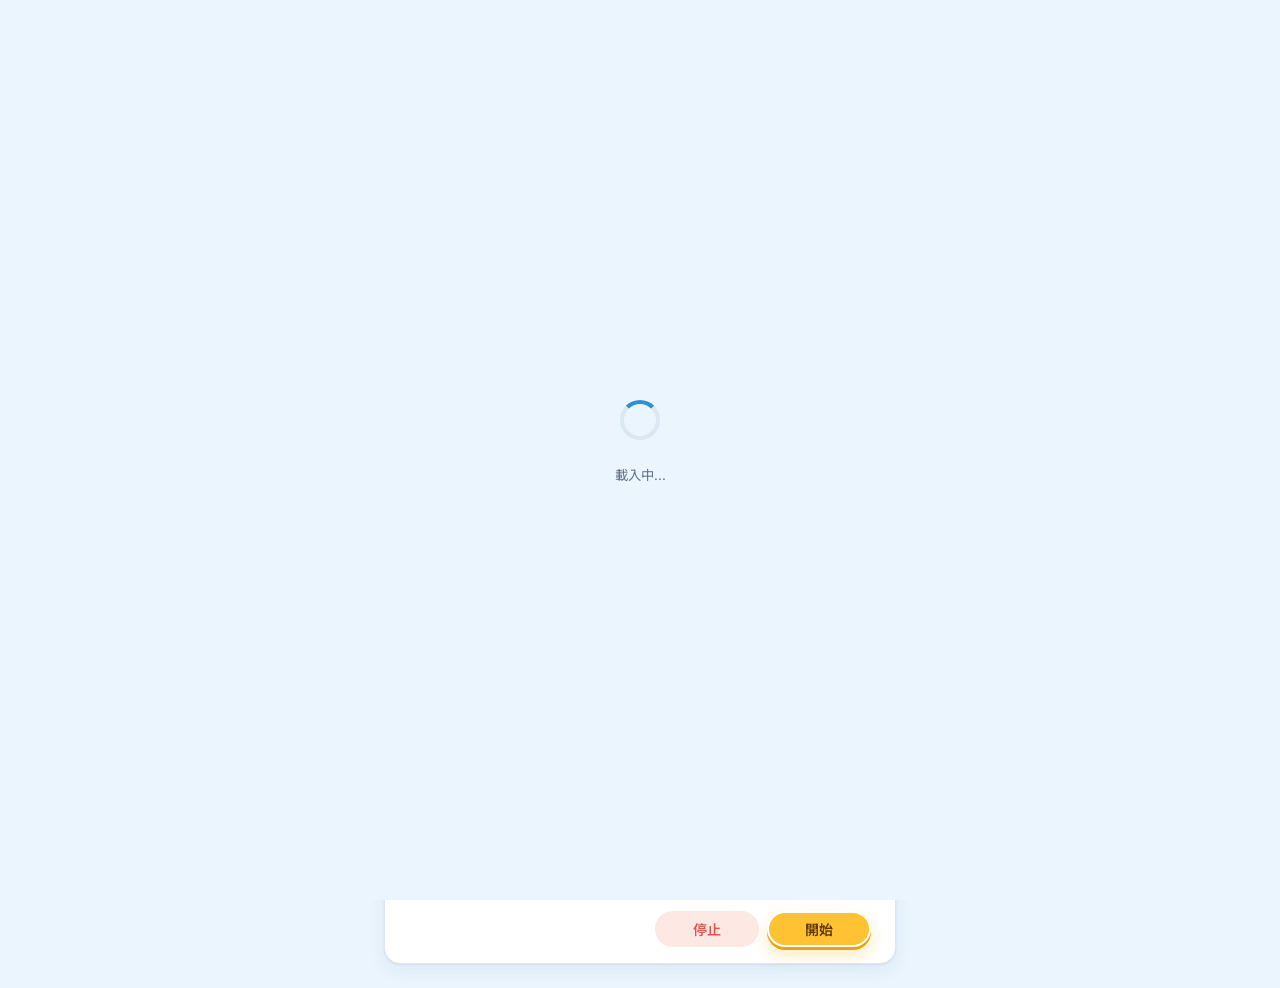
<file: ui/index.html>
<!doctype html>
<html lang="zh-TW">
  <head>
    <meta charset="UTF-8" />
    <title></title>
    <link rel="stylesheet" href="style.css" />
  </head>

  <body>
    <!-- Lucide icons (ISC License, https://lucide.dev) -->
    <svg width="0" height="0" style="position:absolute" aria-hidden="true"><symbol id="i-chevron-down" viewBox="0 0 24 24"><path d="m6 9 6 6 6-6" /></symbol><symbol id="i-rotate-ccw" viewBox="0 0 24 24"><path d="M3 12a9 9 0 1 0 9-9 9.75 9.75 0 0 0-6.74 2.74L3 8" /><path d="M3 3v5h5" /></symbol><symbol id="i-chef-hat" viewBox="0 0 24 24"><path d="M17 21a1 1 0 0 0 1-1v-5.35c0-.457.316-.844.727-1.041a4 4 0 0 0-2.134-7.589 5 5 0 0 0-9.186 0 4 4 0 0 0-2.134 7.588c.411.198.727.585.727 1.041V20a1 1 0 0 0 1 1Z" /><path d="M6 17h12" /></symbol><symbol id="i-puzzle" viewBox="0 0 24 24"><path d="M19.439 7.85c-.049.322.059.648.289.878l1.568 1.568c.47.47.706 1.087.706 1.704s-.235 1.233-.706 1.704l-1.611 1.611a.98.98 0 0 1-.837.276c-.47-.07-.802-.48-.968-.925a2.501 2.501 0 1 0-3.214 3.214c.446.166.855.497.925.968a.979.979 0 0 1-.276.837l-1.61 1.61a2.404 2.404 0 0 1-1.705.707 2.402 2.402 0 0 1-1.704-.706l-1.568-1.568a1.026 1.026 0 0 0-.877-.29c-.493.074-.84.504-1.02.968a2.5 2.5 0 1 1-3.237-3.237c.464-.18.894-.527.967-1.02a1.026 1.026 0 0 0-.289-.877l-1.568-1.568A2.402 2.402 0 0 1 1.998 12c0-.617.236-1.234.706-1.704L4.23 8.77c.24-.24.581-.353.917-.303.515.077.877.528 1.073 1.01a2.5 2.5 0 1 0 3.259-3.259c-.482-.196-.933-.558-1.01-1.073-.05-.336.062-.676.303-.917l1.525-1.525A2.402 2.402 0 0 1 12 1.998c.617 0 1.234.236 1.704.706l1.568 1.568c.23.23.556.338.877.29.493-.074.84-.504 1.02-.968a2.5 2.5 0 1 1 3.236 3.236c-.464.18-.894.527-.967 1.02Z" /></symbol><symbol id="i-snowflake" viewBox="0 0 24 24"><line x1="2" x2="22" y1="12" y2="12" /><line x1="12" x2="12" y1="2" y2="22" /><path d="m20 16-4-4 4-4" /><path d="m4 8 4 4-4 4" /><path d="m16 4-4 4-4-4" /><path d="m8 20 4-4 4 4" /></symbol><symbol id="i-fish" viewBox="0 0 24 24"><path d="M6.5 12c.94-3.46 4.94-6 8.5-6 3.56 0 6.06 2.54 7 6-.94 3.47-3.44 6-7 6s-7.56-2.53-8.5-6Z" /><path d="M18 12v.5" /><path d="M16 17.93a9.77 9.77 0 0 1 0-11.86" /><path d="M7 10.67C7 8 5.58 5.97 2.73 5.5c-1 1.5-1 5 .23 6.5-1.24 1.5-1.24 5-.23 6.5C5.58 18.03 7 16 7 13.33" /><path d="M10.46 7.26C10.2 5.88 9.17 4.24 8 3h5.8a2 2 0 0 1 1.98 1.67l.23 1.4" /><path d="m16.01 17.93-.23 1.4A2 2 0 0 1 13.8 21H9.5a5.96 5.96 0 0 0 1.49-3.98" /></symbol><symbol id="i-alarm-clock" viewBox="0 0 24 24"><circle cx="12" cy="13" r="8" /><path d="M12 9v4l2 2" /><path d="M5 3 2 6" /><path d="m22 6-3-3" /><path d="M6.38 18.7 4 21" /><path d="M17.64 18.67 20 21" /></symbol><symbol id="i-sprout" viewBox="0 0 24 24"><path d="M7 20h10" /><path d="M10 20c5.5-2.5.8-6.4 3-10" /><path d="M9.5 9.4c1.1.8 1.8 2.2 2.3 3.7-2 .4-3.5.4-4.8-.3-1.2-.6-2.3-1.9-3-4.2 2.8-.5 4.4 0 5.5.8z" /><path d="M14.1 6a7 7 0 0 0-1.1 4c1.9-.1 3.3-.6 4.3-1.4 1-1 1.6-2.3 1.7-4.6-2.7.1-4 1-4.9 2z" /></symbol><symbol id="i-circle-help" viewBox="0 0 24 24"><circle cx="12" cy="12" r="10" /><path d="M9.09 9a3 3 0 0 1 5.82 1c0 2-3 3-3 3" /><path d="M12 17h.01" /></symbol><symbol id="i-settings" viewBox="0 0 24 24"><path d="M12.22 2h-.44a2 2 0 0 0-2 2v.18a2 2 0 0 1-1 1.73l-.43.25a2 2 0 0 1-2 0l-.15-.08a2 2 0 0 0-2.73.73l-.22.38a2 2 0 0 0 .73 2.73l.15.1a2 2 0 0 1 1 1.72v.51a2 2 0 0 1-1 1.74l-.15.09a2 2 0 0 0-.73 2.73l.22.38a2 2 0 0 0 2.73.73l.15-.08a2 2 0 0 1 2 0l.43.25a2 2 0 0 1 1 1.73V20a2 2 0 0 0 2 2h.44a2 2 0 0 0 2-2v-.18a2 2 0 0 1 1-1.73l.43-.25a2 2 0 0 1 2 0l.15.08a2 2 0 0 0 2.73-.73l.22-.39a2 2 0 0 0-.73-2.73l-.15-.08a2 2 0 0 1-1-1.74v-.5a2 2 0 0 1 1-1.74l.15-.09a2 2 0 0 0 .73-2.73l-.22-.38a2 2 0 0 0-2.73-.73l-.15.08a2 2 0 0 1-2 0l-.43-.25a2 2 0 0 1-1-1.73V4a2 2 0 0 0-2-2z" /><circle cx="12" cy="12" r="3" /></symbol><symbol id="i-pumpkin" viewBox="0 0 24 24"><path d="M12 7c-1 0-1-3 1-4" /><path d="M12 7c-5 0-9 3-9 7s4 7 9 7 9-3 9-7-4-7-9-7z" /><path d="M12 7c-2 2-2 12 0 14" /></symbol><symbol id="i-mountain" viewBox="0 0 24 24"><path d="m8 3 4 8 5-5 5 15H2L8 3z" /></symbol><symbol id="i-triangle-alert"viewBox="0 0 24 24"><path d="m21.73 18-8-14a2 2 0 0 0-3.48 0l-8 14A2 2 0 0 0 4 21h16a2 2 0 0 0 1.73-3" /><path d="M12 9v4" /><path d="M12 17h.01" /></symbol><symbol id="i-paw-print" viewBox="0 0 24 24"><circle cx="11" cy="4" r="2" /><circle cx="18" cy="8" r="2" /><circle cx="20" cy="16" r="2" /><path d="M9 10a5 5 0 0 1 5 5v3.5a3.5 3.5 0 0 1-6.84 1.045Q6.52 17.48 4.46 16.84A3.5 3.5 0 0 1 5.5 10Z" /></symbol><symbol id="i-music" viewBox="0 0 24 24"><path d="M9 18V5l12-2v13" /><circle cx="6" cy="18" r="3" /><circle cx="18" cy="16" r="3" /></symbol></svg>
    <div id="loading" class="loading">
      <div class="spinner"></div>
      <p class="muted">載入中...</p>
    </div>

    <header class="hero">
      <i class="cloud a"></i>
      <i class="cloud b"></i>
      <div class="hero-inner">
        <div class="hero-top">
          <h1 class="hero-title">心動小鎮助手<small>HEARTOPIA HELPER</small></h1>
          <div class="hero-running" id="heroRunning"></div>
        </div>
        <button type="button" class="tab gear" data-target="#settings-tab-pane" aria-label="設定" title="設定"><svg class="icon" aria-hidden="true"><use href="#i-settings"/></svg></button>
          <ul class="tabs">
            <li>
              <button type="button" class="tab active" data-target="#cook-tab-pane">料理</button>
            </li>
            <li>
              <button type="button" class="tab" data-target="#fish-tab-pane">釣魚</button>
            </li>
            <li>
              <button type="button" class="tab" data-target="#gather-tab-pane">採集</button>
            </li>
            <li class="tool-wrap">
              <button type="button" class="tab" id="moreTab" data-menu="moreMenu" aria-haspopup="true" aria-expanded="false">更多 <svg class="icon chevron" aria-hidden="true"><use href="#i-chevron-down"/></svg></button>
              <ul class="tool-menu" id="moreMenu" role="menu">
                <li><button type="button" class="tool-item" role="menuitem" data-target="#puzzle-tab-pane">拼圖</button></li>
                <li><button type="button" class="tool-item" role="menuitem" data-target="#cat-tab-pane">逗貓</button></li>
                <li><button type="button" class="tool-item" role="menuitem" data-target="#snow-tab-pane">雪雕</button></li>
                <li><button type="button" class="tool-item" role="menuitem" data-target="#sand-tab-pane">沙雕</button></li>
                <li><button type="button" class="tool-item" role="menuitem" data-target="#pumpkin-tab-pane">南瓜雕刻</button></li>
                <li><button type="button" class="tool-item" role="menuitem" data-target="#instrument-tab-pane">彈奏</button></li>
              </ul>
            </li>
            <li class="tool-wrap">
              <button type="button" class="tab" id="toolsTab" data-menu="toolMenu" aria-haspopup="true" aria-expanded="false">小工具 <svg class="icon chevron" aria-hidden="true"><use href="#i-chevron-down"/></svg></button>
              <ul class="tool-menu" id="toolMenu" role="menu">
                <li><button type="button" class="tool-item" role="menuitem" data-target="#crop-tab-pane">拔草提醒</button></li>
              </ul>
            </li>
          </ul>
      </div>
    </header>

    <div class="container">

      <div class="cook tab-content">
        <div class="pane show active" id="cook-tab-pane">
          <h3 class="pane-heading">料理</h3>
          <h4 class="title">主要設定</h4>

          <div class="row">
            <div class="col">
              <label for="cookingControlMode" class="label">操作模式（料理、雪雕、採集共用該設定）</label>
              <select id="cookingControlMode" class="setting input" data-key="controlMode">
                <option value="screen">前景（遊戲須在最上層）</option>
                <option value="adb">背景（模擬器 ADB，可疊視窗）</option>
              </select>
              <span class="fs-12 text-warn adb-warn" data-mode-for="cookingControlMode" hidden>模擬器容易卡頓，導致操作失敗或不正確，請斟酌使用。</span>
            </div>
          </div>
          <div class="adb-details" data-adb-details="cooking" data-mode-for="cookingControlMode" hidden></div>


          <div class="row">
            <div class="col">
              <div class="region-box">
                <div class="region-info">
                  <b>泡泡區域範圍<button type="button" class="help-btn" data-help="bubble-example" aria-label="範例"><svg class="icon" aria-hidden="true"><use href="#i-circle-help"/></svg></button></b>
                  <span id="bubbleRegionCoord" class="coord fs-12 text-danger">尚未選取座標</span>
                </div>
                <button class="btn" id="bubbleRegionBtn">選取範圍</button>
              </div>
            </div>
          </div>

          <div class="row">
            <div class="col">
              <div class="region-box dish-box">
                <div class="region-info">
                  <b>目前菜品（選填）<button type="button" class="help-btn" data-help="dish-example" aria-label="範例"><svg class="icon" aria-hidden="true"><use href="#i-circle-help"/></svg></button></b>
                  <span id="dishStatus" class="coord fs-12 text-danger">尚未記錄</span>
                </div>
                <div class="dish-actions">
                  <button type="button" class="btn" id="dishClearBtn" hidden>清除</button>
                  <button class="btn" id="dishRecordBtn">記錄菜名</button>
                </div>
                <img id="dishImage" class="dish-image" alt="" hidden />
                <span id="dishAdbHint" class="fs-12 text-warn" hidden>使用模擬器時建議設定，避免卡頓造成煮錯菜。</span>
              </div>
            </div>
          </div>

          <div class="setting-line">
            <label for="expectedCookQty" class="label">料理數量</label>
            <div class="check">
              <input
                type="number"
                min="1"
                class="setting input qty"
                id="expectedCookQty"
                placeholder="1 以上"
                data-key="expectedCookQty"
              />
            </div>
          </div>

          <div class="setting-line">
            <div class="label">安全模式</div>
            <div class="check">
              <input type="checkbox" id="safeModeToggle" />
              <label for="safeModeToggle">啟用</label>
              <span class="muted fs-12">煮滿</span>
              <input type="number" min="1" class="setting input qty" id="safeModeQty" data-key="safeModeQty" />
              <span class="muted fs-12">份才收料理</span>
            </div>
          </div>

          <div class="setting-line">
            <div class="label">五星停止</div>
            <div class="check">
              <input type="checkbox" id="fiveStarToggle" />
              <label for="fiveStarToggle">啟用</label>
              <span class="muted fs-12">＊ 圖鑑第一次做到五星停止</span>
            </div>
          </div>

          <details class="group" id="cookAdvanced">
            <summary>不常用<span class="section-tag outline" id="wildcardTag" hidden>已打開萬能食材</span><span class="section-tag outline" id="seasoningTag" hidden>已打開神奇調料</span></summary>
            <div class="setting-line top">
              <div class="label">萬能食材</div>
              <div class="check">
                <input type="checkbox" id="wildcardToggle" />
                <label for="wildcardToggle">啟用</label>
                <span class="muted fs-12">＊ 建議只使用一個鍋子</span>
              </div>
            </div>
            <div class="setting-line top">
              <div class="label">神奇調料</div>
              <div class="check">
                <input type="checkbox" id="seasoningToggle" />
                <label for="seasoningToggle">啟用</label>
              </div>
            </div>
          </details>

          <hr />

          <div class="run-head">
            <div class="run-title">
              <h4 class="title">運行</h4>
              <span class="run-badge" data-run-badge="cooking"></span>
            </div>
            <button type="button" class="notice-btn" data-notice="cooking"><svg class="icon" aria-hidden="true"><use href="#i-triangle-alert"/></svg> 注意事項</button>
          </div>
          <textarea id="logContainer" class="log input" readonly></textarea>
          <div class="run-actions">
            <p class="run-last" data-run-last="cooking"></p>
              <button type="button" id="stopCookBtn" class="btn danger w-120">停止</button>
              <button type="button" id="startCookBtn" class="btn primary w-120">開始</button>
          </div>

        </div>

        <div class="pane" id="snow-tab-pane">
          <h3 class="pane-heading">雪雕</h3>
          <h4 class="title">主要設定</h4>

          <div class="row">
            <div class="col">
              <label for="snowControlMode" class="label">操作模式（料理、雪雕、採集共用該設定）</label>
              <select id="snowControlMode" class="setting input" data-key="controlMode">
                <option value="screen">前景（遊戲須在最上層）</option>
                <option value="adb">背景（模擬器 ADB，可疊視窗）</option>
              </select>
              <span class="fs-12 text-warn adb-warn" data-mode-for="snowControlMode" hidden>模擬器容易卡頓，導致操作失敗或不正確，請斟酌使用。</span>
            </div>
          </div>
          <div class="adb-details" data-adb-details="snow" data-mode-for="snowControlMode" hidden></div>

          <hr />

          <div data-food-block="snow"></div>

          <hr />

          <div class="run-head">
            <div class="run-title">
              <h4 class="title">運行</h4>
              <span class="run-badge" data-run-badge="snowCarving"></span>
            </div>
            <button type="button" class="notice-btn" data-notice="snowCarving"><svg class="icon" aria-hidden="true"><use href="#i-triangle-alert"/></svg> 注意事項</button>
          </div>
          <textarea id="logContainerSnow" class="log input" readonly></textarea>
          <div class="run-actions">
            <p class="run-last" data-run-last="snowCarving"></p>
              <button type="button" id="stopSnowBtn" class="btn danger w-120">停止</button>
              <button type="button" id="startSnowBtn" class="btn primary w-120">開始</button>
          </div>

        </div>

        <div class="pane" id="puzzle-tab-pane">
          <h3 class="pane-heading">拼圖</h3>
          <div class="run-head">
            <div class="run-title">
              <h4 class="title">運行</h4>
              <span class="run-badge" data-run-badge="puzzle"></span>
            </div>
            <button type="button" class="notice-btn" data-notice="puzzle"><svg class="icon" aria-hidden="true"><use href="#i-triangle-alert"/></svg> 注意事項</button>
          </div>
          <textarea id="logContainerPuzzle" class="log input" readonly></textarea>
          <div class="run-actions">
            <p class="run-last" data-run-last="puzzle"></p>
              <button type="button" id="stopPuzzleBtn" class="btn danger w-120">停止</button>
              <button type="button" id="startPuzzleBtn" class="btn primary w-120">開始</button>
          </div>

        </div>

        <div class="pane" id="cat-tab-pane">
          <h3 class="pane-heading">逗貓</h3>
          <div class="run-head">
            <div class="run-title">
              <h4 class="title">運行</h4>
              <span class="run-badge" data-run-badge="cat"></span>
            </div>
            <button type="button" class="notice-btn" data-notice="cat"><svg class="icon" aria-hidden="true"><use href="#i-triangle-alert"/></svg> 注意事項</button>
          </div>
          <textarea id="logContainerCat" class="log input" readonly></textarea>
          <div class="run-actions">
            <p class="run-last" data-run-last="cat"></p>
              <button type="button" id="stopCatBtn" class="btn danger w-120">停止</button>
              <button type="button" id="startCatBtn" class="btn primary w-120">開始</button>
          </div>

        </div>

        <div class="pane" id="instrument-tab-pane">
          <h3 class="pane-heading">彈奏</h3>
          <h4 class="title">主要設定</h4>

          <div class="setting-line">
            <label for="instrumentType" class="label">樂器</label>
            <div class="check">
              <select id="instrumentType" class="setting input" data-key="instrumentType">
                <option value="piano">鋼琴（3 排）</option>
                <option value="violin">小提琴等（2 排）</option>
                <option value="custom">自訂按鈕</option>
              </select>
            </div>
          </div>

          <details id="instrumentCustomBox" class="group instrument-custom" hidden>
            <summary id="instrumentCustomSummary">自訂按鈕</summary>
            <div id="instrumentCustomRows"></div>
            <div class="instrument-custom-actions">
              <button type="button" id="instrumentAddKey" class="text-btn inst-edit">＋ 新增按鈕</button>
              <button type="button" id="instrumentCopyPiano" class="text-btn inst-edit">複製鋼琴</button>
              <button type="button" id="instrumentClearKeys" class="text-btn inst-edit">清空</button>
            </div>
            <div class="instrument-save-row">
              <input type="text" id="instrumentSaveName" class="input inst-edit" placeholder="樂器名稱，例如：大提琴" maxlength="20" />
              <button type="button" id="instrumentSave" class="text-btn inst-edit">儲存成樂器</button>
            </div>
          </details>

          <div id="instrumentSavedBar" class="instrument-custom-actions instrument-saved-bar" hidden>
            <button type="button" id="instrumentSavedEdit" class="text-btn inst-edit">編輯這個樂器</button>
            <button type="button" id="instrumentSavedDelete" class="text-btn inst-edit">刪除這個樂器</button>
          </div>

          <div class="region-box mb-16">
            <div class="region-info">
              <b>MIDI 檔</b>
              <span id="instrumentMidiName" class="coord fs-12 text-danger">尚未選擇</span>
            </div>
            <button type="button" id="instrumentPickMidi" class="btn inst-edit">選擇檔案</button>
          </div>

          <details id="instrumentPartsBox" class="group" hidden>
            <summary id="instrumentPartsSummary">要彈的聲部</summary>
            <div id="instrumentParts" class="instrument-parts"></div>
          </details>

          <div class="setting-line">
            <label for="instrumentTransposeMode" class="label wide">移調</label>
            <div class="check">
              <input type="text" id="instrumentTranspose" class="setting" data-key="instrumentTranspose" hidden />
              <select id="instrumentTransposeMode" class="input inst-edit">
                <option value="auto">自動（預設）</option>
                <option value="0">不移調</option>
                <option value="up">升</option>
                <option value="down">降</option>
              </select>
              <select id="instrumentTransposeAmount" class="input inst-edit" hidden>
                <option value="1">1 個半音</option>
                <option value="2">2 個半音</option>
                <option value="3">3 個半音</option>
                <option value="4">4 個半音</option>
                <option value="5">5 個半音</option>
                <option value="6">6 個半音</option>
                <option value="7">7 個半音</option>
                <option value="8">8 個半音</option>
                <option value="9">9 個半音</option>
                <option value="10">10 個半音</option>
                <option value="11">11 個半音</option>
                <option value="12">一個八度</option>
              </select>
            </div>
          </div>
          <div class="setting-line">
            <label for="instrumentOutOfRange" class="label wide">超出音域的音</label>
            <div class="check">
              <select id="instrumentOutOfRange" class="setting input" data-key="instrumentOutOfRange">
                <option value="fold">搬八度（預設）</option>
                <option value="skip">略過不彈</option>
              </select>
            </div>
          </div>
          <div class="setting-line">
            <label for="instrumentSpeed" class="label wide">演奏速度</label>
            <div class="check">
              <input type="number" min="0.1" step="0.1" id="instrumentSpeed" class="setting input qty" data-key="instrumentSpeed" />
              <span class="muted fs-12">倍</span>            </div>
          </div>
          <div class="setting-line">
            <label for="instrumentStartDelay" class="label wide">開始前倒數</label>
            <div class="check">
              <input type="number" min="0" id="instrumentStartDelay" class="setting input qty" data-key="instrumentStartDelay" />
              <span class="muted fs-12">秒</span>
            </div>
          </div>
          <div class="setting-line">
            <div class="label wide">重複播放</div>
            <div class="check">
              <input type="checkbox" id="instrumentLoop" class="setting-check" data-key="instrumentLoop" />
              <label for="instrumentLoop">啟用</label>
            </div>
          </div>

          <hr />

          <div class="run-head">
            <div class="run-title">
              <h4 class="title">運行</h4>
              <span class="run-badge" data-run-badge="instrument"></span>
            </div>
            <button type="button" class="notice-btn" data-notice="instrument"><svg class="icon" aria-hidden="true"><use href="#i-triangle-alert"/></svg> 注意事項</button>
          </div>
          <textarea id="logContainerInstrument" class="log input" readonly></textarea>
          <div class="run-actions">
            <p class="run-last" data-run-last="instrument"></p>
              <button type="button" id="stopInstrumentBtn" class="btn danger w-120">停止</button>
              <button type="button" id="startInstrumentBtn" class="btn primary w-120">開始</button>
          </div>

        </div>

        <div class="pane" id="pumpkin-tab-pane">
          <h3 class="pane-heading">南瓜雕刻</h3>
          <h4 class="title">主要設定</h4>
          <div data-food-block="pumpkin"></div>

          <hr />

          <div class="run-head">
            <div class="run-title">
              <h4 class="title">運行</h4>
              <span class="run-badge" data-run-badge="pumpkin"></span>
            </div>
            <button type="button" class="notice-btn" data-notice="pumpkin"><svg class="icon" aria-hidden="true"><use href="#i-triangle-alert"/></svg> 注意事項</button>
          </div>
          <textarea id="logContainerPumpkin" class="log input" readonly></textarea>
          <div class="run-actions">
            <p class="run-last" data-run-last="pumpkin"></p>
              <button type="button" id="stopPumpkinBtn" class="btn danger w-120">停止</button>
              <button type="button" id="startPumpkinBtn" class="btn primary w-120">開始</button>
          </div>

        </div>

        <div class="pane" id="sand-tab-pane">
          <h3 class="pane-heading">沙雕</h3>
          <h4 class="title">主要設定</h4>
          <div data-food-block="sand"></div>

          <hr />

          <div class="run-head">
            <div class="run-title">
              <h4 class="title">運行</h4>
              <span class="run-badge" data-run-badge="sandSculpture"></span>
            </div>
            <button type="button" class="notice-btn" data-notice="sandSculpture"><svg class="icon" aria-hidden="true"><use href="#i-triangle-alert"/></svg> 注意事項</button>
          </div>
          <textarea id="logContainerSand" class="log input" readonly></textarea>
          <div class="run-actions">
            <p class="run-last" data-run-last="sandSculpture"></p>
              <button type="button" id="stopSandBtn" class="btn danger w-120">停止</button>
              <button type="button" id="startSandBtn" class="btn primary w-120">開始</button>
          </div>

        </div>

        <div class="pane" id="fish-tab-pane">
          <h3 class="pane-heading">釣魚</h3>
          <div class="title-row">
            <h4 class="title">前景定時</h4>
            <div class="check title-toggle">
              <input type="checkbox" class="setting-check" id="fishingEnabled" data-key="fishingEnabled" />
              <label for="fishingEnabled">啟用</label>
            </div>
          </div>

          <div class="fg-only">
          <div id="fishMainOptions" class="options">
          <div class="check no-icon mb-8">
            <input type="checkbox" class="setting-check" id="fishingAutoCast" data-key="fishingAutoCast" />
            <label for="fishingAutoCast">自動拋竿釣魚（含噴香水）</label>
            <span class="muted fs-12">＊ 目前只能搭配香水使用</span>
          </div>
          <div class="check sub no-icon mb-8">
            <input type="checkbox" class="setting-check" id="fishingFaceFront" data-key="fishingFaceFront" />
            <label for="fishingFaceFront">釣到新魚後轉回正面</label>
            <span class="muted fs-12">＊ 前景會按 W、模擬器會推搖桿</span>
          </div>

          <div class="check mb-8">
            <input type="checkbox" class="setting-check" id="fishingUseBait" data-key="fishingUseBait" />
            <span class="item-icon"><img data-tpl="iconBait" alt="" hidden /></span>
            <label for="fishingUseBait">定時丟誘魚器</label>
          </div>
          <div class="check sub no-icon mb-8">
            <input type="checkbox" class="setting-check" id="fishingSkipTail" data-key="fishingSkipTail" />
            <label for="fishingSkipTail">水面有了就不丟</label>
          </div>

          <div class="check mb-8">
            <input type="checkbox" class="setting-check" id="fishingRepairEnabled" data-key="fishingRepairEnabled" />
            <span class="item-icon"><img data-tpl="iconRepairBox" alt="" hidden /></span>
            <label for="fishingRepairEnabled">丟維修盒</label>
            <span class="muted fs-12">＊ 工具耐久耗盡時會丟</span>
          </div>
          <div class="check sub no-icon mb-8">
            <input type="checkbox" class="setting-check" id="fishingUseRepair" data-key="fishingUseRepair" />
            <label for="fishingUseRepair">定時丟，每</label>
            <input type="number" min="0.5" step="0.5" class="setting input qty" id="fishingRepairMinutes" data-key="fishingRepairMinutes" />
            <span class="muted fs-12">分鐘</span>
            <button type="button" class="reset-default" data-reset="fishingRepairMinutes" aria-label="還原預設值"><svg class="icon" aria-hidden="true"><use href="#i-rotate-ccw"/></svg></button>
          </div>
          <div class="check sub no-icon mb-8">
            <input type="checkbox" class="setting-check" id="fishingRepairLeave" data-key="fishingRepairLeave" />
            <label for="fishingRepairLeave">離開現在的位置後再丟</label>
            <span class="muted fs-12">＊ 前景會按 S、模擬器會拉搖桿往下</span>
          </div>

          <div class="check no-icon mb-8">
            <input type="checkbox" class="setting-check" id="fishingUseFood" data-key="fishingUseFood" />
            <label for="fishingUseFood">吃食物</label>
            <span class="muted fs-12">體力不足時吃，吃到飽食度</span>
            <input type="number" min="1" max="100" step="1" class="setting input qty" id="fishingFoodUntil" data-key="fishingFoodUntil" />
            <span class="muted fs-12">%</span>
            <button type="button" class="reset-default" data-reset="fishingFoodUntil" aria-label="還原預設值"><svg class="icon" aria-hidden="true"><use href="#i-rotate-ccw"/></svg></button>
          </div>
          <div class="food-group">
          <div class="row mb-8">
            <div class="col">
              <label for="fishingFoodName" class="label">食物名稱（背包搜尋用）</label>
              <input type="text" class="setting input" id="fishingFoodName" placeholder="例如：沙拉" data-key="fishingFoodName" />
              <span class="fs-12 text-danger food-warning" hidden>請輸入要吃的食物名稱</span>
            </div>
            <div class="col">
              <label for="fishingFoodStars" class="label" title="同名食物有不同星級，搜尋結果會分成多格">食物星級</label>
              <select id="fishingFoodStars" class="setting input" data-key="fishingFoodStars">
                <option value="1">1 星</option>
                <option value="2">2 星</option>
                <option value="3">3 星</option>
                <option value="4">4 星</option>
                <option value="5">5 星</option>
                <option value="14">0-4 星</option>
                <option value="0">不限（0-5 星）</option>
              </select>
            </div>
          </div>
          <div class="check no-icon">
            <input type="checkbox" class="setting-check" id="fishingFoodKeepLast" data-key="fishingFoodKeepLast" />
            <label for="fishingFoodKeepLast">保留最後一次不吃</label>
          </div>
          </div>
          </div>
          </div>

          <hr />

          <div class="title-row">
            <h4 class="title">背景定時（模擬器）</h4>
            <div class="check title-toggle">
              <input type="checkbox" class="setting-check" id="fishingAltEnabled" data-key="fishingAltEnabled" />
              <label for="fishingAltEnabled">啟用</label>
            </div>
          </div>
          <p class="fs-12 text-warn mb-8 title-warn">模擬器容易卡頓，導致操作失敗或不正確，請斟酌使用。</p>

          <div class="alt-only">
            <details class="group">
              <summary>模擬器連線設定（與設定頁共用）</summary>
              <div class="row">
                <div class="col">
                  <label for="altPreset" class="label">模擬器</label>
                  <select id="altPreset" class="input adb-preset" data-input="adbDeviceAlt">
                    <option value="127.0.0.1:5555">BlueStacks / 雷電 LDPlayer（5555）</option>
                    <option value="127.0.0.1:16384">MuMu 12（16384）</option>
                    <option value="127.0.0.1:7555">MuMu 6（7555）</option>
                    <option value="127.0.0.1:62001">夜神 Nox（62001）</option>
                    <option value="">其他（自行填寫）</option>
                  </select>
              <span class="muted fs-12 adb-hint" data-for="altPreset" hidden>建議設定：請在模擬器設定中開啟 ADB。</span>
                </div>
              </div>
              <div class="row">
                <div class="col">
                  <div class="label-row">
                    <label for="adbDeviceAlt" class="label">ADB 裝置位址</label>
                    <button type="button" class="text-btn adb-detect" data-input="adbDeviceAlt">自動偵測</button>
                  </div>
                  <input type="text" class="setting input" id="adbDeviceAlt" placeholder="127.0.0.1:5555" data-key="adbDevice" />
                </div>
              </div>
              <div class="row">
                <div class="col">
                  <label for="adbPathAlt" class="label">ADB 路徑</label>
                  <input type="text" class="setting input" id="adbPathAlt" placeholder="例如 C:\platform-tools\adb.exe" data-key="adbPath" />
                </div>
              </div>
            </details>

            <div id="altOptions"></div>
          </div>

          <hr />

          <div class="run-head">
            <div class="run-title">
              <h4 class="title">運行</h4>
              <span class="run-badge" data-run-badge="fishing"></span>
            </div>
            <button type="button" class="notice-btn" data-notice="fishing"><svg class="icon" aria-hidden="true"><use href="#i-triangle-alert"/></svg> 注意事項</button>
          </div>
          <div class="fg-only">
            <label for="logContainerFish" class="label log-title">前景日誌</label>
            <textarea id="logContainerFish" class="log input" readonly></textarea>
          </div>
          <div class="alt-only">
            <label for="logContainerFishAlt" class="label log-title mt-16">背景日誌</label>
            <textarea id="logContainerFishAlt" class="log input" readonly></textarea>
          </div>
          <div class="run-actions">
            <p class="run-last" data-run-last="fishing"></p>
            <button type="button" id="stopFishBtn" class="btn danger w-120">停止</button>
            <button type="button" id="startFishBtn" class="btn primary w-120">開始</button>
          </div>
        </div>

        <div class="pane" id="gather-tab-pane">
          <h3 class="pane-heading">採集</h3>
          <h4 class="title">主要設定</h4>
          <div class="row">
            <div class="col">
              <label for="gatherKind" class="label">功能</label>
              <select id="gatherKind" class="setting input" data-key="gatherKind">
                <option value="plant">無工具（藍莓、海葡萄...等）</option>
                <option value="wood">有工具（木頭、礦石...等）</option>
              </select>
            </div>
            <div class="col gather-count" id="gatherPlantCount" data-gather="plant"></div>
            <div class="col gather-count" id="gatherWoodCount" data-gather="wood" hidden></div>
          </div>

          <!-- 採集植物、砍木頭的設定區塊由 script.js 產生，兩者的設定、日誌與按鈕完全獨立 -->
          <div id="gatherPlant" data-gather="plant"></div>
          <div id="gatherWood" data-gather="wood" hidden></div>
        </div>

        <div class="pane" id="crop-tab-pane">
          <h3 class="pane-heading">拔草提醒</h3>
          <h4 class="title">主要設定</h4>
          <p class="muted fs-12 crop-desc">只會跳出桌面通知，不會操作遊戲。</p>

          <div class="setting-line">
            <label for="cropHours" class="label wide">作物時間</label>
            <div class="check">
              <input type="number" min="0" step="1" class="setting input qty" id="cropHours" data-key="cropHours" data-always="1" />
              <span class="muted fs-12">小時</span>
              <input type="number" min="0" step="1" class="setting input qty" id="cropMinutes" data-key="cropMinutes" data-always="1" />
              <span class="muted fs-12">分鐘</span>
            </div>
          </div>
          <div class="setting-line">
            <label for="cropLeadSeconds" class="label wide">提早提醒</label>
            <div class="check">
              <input type="number" min="0" step="1" class="setting input qty" id="cropLeadSeconds" data-key="cropLeadSeconds" data-always="1" />
              <span class="muted fs-12">秒</span>
            </div>
          </div>

          <div class="setting-line">
            <label for="cropRemainHour" class="label wide">剩餘時間（選填）</label>
            <div class="check">
              <input type="number" min="0" step="1" class="input qty" id="cropRemainHour" placeholder="0" />
              <span class="muted fs-12">小時</span>
              <input type="number" min="0" step="1" class="input qty" id="cropRemainMin" placeholder="0" />
              <span class="muted fs-12">分鐘</span>
            </div>
          </div>

          <div class="crop-card">
            <div class="crop-countdown">
              <span class="muted fs-12">作物倒數</span>
              <span class="crop-time" id="cropCountdown">00:00</span>
            </div>
            <ul class="crop-list" id="cropList"></ul>
          </div>

          <hr />

          <div class="run-head">
            <div class="run-title">
              <h4 class="title">運行</h4>
              <span class="run-badge" id="cropBadge">未運行</span>
            </div>
            <div class="crop-actions">
              <button type="button" id="stopCropBtn" class="btn danger w-120">停止</button>
              <button type="button" id="startCropBtn" class="btn primary w-120">開始</button>
            </div>
          </div>
          <textarea id="logContainerCrop" class="log input" readonly></textarea>
        </div>

        <div class="pane" id="settings-tab-pane">
          <details class="section">
            <summary>
              <span class="section-text">
                <span class="section-name">一般設定</span>
                <span class="section-hint">停止按鍵、懸浮日誌</span>
              </span>
            </summary>
            <div class="section-body">
          <div class="row">
            <div class="col">
              <label for="stopKey" class="label">停止按鍵</label>
              <input type="text" class="setting input" id="stopKey" placeholder="例如 F8 或 ctrl+shift+q" data-key="stopKey" />
            </div>
            <div class="col"></div>
          </div>

          <div class="check float-log-head mb-8">
            <input type="checkbox" class="setting-check" id="floatLogEnabled" data-key="floatLogEnabled" />
            <label for="floatLogEnabled">懸浮日誌</label>
          </div>
          <div id="floatLogPositionRow">
            <div class="check sub no-icon float-modes mb-8">
              <span>於</span>
              <input type="checkbox" class="setting-check" id="floatLogForeground" data-key="floatLogForeground" />
              <label for="floatLogForeground">前景</label>
              <input type="checkbox" class="setting-check" id="floatLogBackground" data-key="floatLogBackground" />
              <label for="floatLogBackground">背景（模擬器）</label>
              <span>模式時顯示</span>
            </div>
            <div class="check sub no-icon mb-16">
              <input type="checkbox" class="setting-check" id="floatLogAutoClose" data-key="floatLogAutoClose" />
              <label for="floatLogAutoClose">運行結束後自動關閉懸浮日誌</label>
            </div>
            <div class="row float-log-selects">
              <div class="col">
                <label for="floatLogTheme" class="label">視窗顏色</label>
                <select id="floatLogTheme" class="setting input" data-key="floatLogTheme">
                  <option value="dark">黑色</option>
                  <option value="light">白色</option>
                </select>
              </div>
              <div class="col">
                <label for="floatLogPosition" class="label">視窗位置</label>
                <select id="floatLogPosition" class="setting input" data-key="floatLogPosition">
                  <option value="screen">螢幕左下角</option>
                  <option value="bottomRight">螢幕右下角</option>
                  <option value="topLeft">螢幕左上角</option>
                  <option value="topRight">螢幕右上角</option>
                  <option value="custom">自訂位置（拖曳視窗調整）</option>
                </select>
              </div>
            </div>
          </div>
            </div>
          </details>

          <details class="section">
            <summary>
              <span class="section-text">
                <span class="section-name">前景設定<span class="section-tag important">重要</span></span>
                <span class="section-hint">遊戲解析度、介面縮放</span>
              </span>
            </summary>
            <div class="section-body foreground-body">
          <div class="row">
            <div class="col">
              <label for="screenResolution" class="label">遊戲解析度</label>
              <select id="screenResolution" class="setting input" data-key="screenResolution">
                <option value="auto">自動偵測</option>
                <option value="1600x900">1600x900</option>
                <option value="1366x768">1366x768</option>
                <option value="1280x720">1280x720</option>
              </select>
              <div class="muted fs-12 setting-note">＊ 電腦 1600x900、模擬器 1280x720 較為穩定</div>
            </div>
            <div class="col">
              <label for="uiScale" class="label">介面縮放比例</label>
              <select id="uiScale" class="setting input" data-key="uiScale">
                <option value="100">100%</option>
              </select>
              <div class="muted fs-12 setting-note">＊ 目前僅支援 100%</div>
            </div>
          </div>
            </div>
          </details>

          <details class="section">
            <summary>
              <span class="section-text">
                <span class="section-name">背景設定（模擬器）<span class="section-tag important">重要</span></span>
                <span class="section-hint">ADB 路徑、模擬器位址</span>
              </span>
            </summary>
            <div class="section-body">
          <p class="muted fs-12 title-note note-tight">ADB 預設僅限本機連線。</p>
          <p class="fs-12 text-warn mb-16 title-note">模擬器容易卡頓，導致操作失敗或不正確，請斟酌使用。</p>
          <div class="row">
            <div class="col">
              <label for="adbPath" class="label">ADB 路徑</label>
              <input type="text" class="setting input" id="adbPath" placeholder="例如 C:\platform-tools\adb.exe" data-key="adbPath" />
            </div>
          </div>

          <details class="group howto-group">
            <summary>如何安裝 ADB？</summary>
            <ol class="muted howto">
              <li>
                下載「Android SDK Platform-Tools」(Windows 版)：<br />
                developer.android.com/tools/releases/platform-tools
              </li>
              <li>解壓縮到固定的資料夾，例如 <code>C:\platform-tools</code>。</li>
              <li>在上方「ADB 路徑」填入 <code>adb.exe</code> 的完整路徑，例如 <code>C:\platform-tools\adb.exe</code>。</li>
            </ol>
          </details>

          <div class="row">
            <div class="col">
              <label for="adbPreset" class="label">模擬器</label>
              <select id="adbPreset" class="input adb-preset" data-input="adbDevice">
                <option value="127.0.0.1:5555">BlueStacks / 雷電 LDPlayer（5555）</option>
                <option value="127.0.0.1:16384">MuMu 12（16384）</option>
                <option value="127.0.0.1:7555">MuMu 6（7555）</option>
                <option value="127.0.0.1:62001">夜神 Nox（62001）</option>
                <option value="">其他（自行填寫）</option>
              </select>
              <span class="muted fs-12 adb-hint" data-for="adbPreset" hidden>建議設定：請在模擬器設定中開啟 ADB。</span>
            </div>
          </div>

          <div class="row">
            <div class="col">
              <div class="label-row">
                <label for="adbDevice" class="label">ADB 裝置位址</label>
                <button type="button" class="text-btn adb-detect" data-input="adbDevice">自動偵測</button>
              </div>
              <input type="text" class="setting input" id="adbDevice" placeholder="127.0.0.1:5555" data-key="adbDevice" />
              <span class="muted fs-12">選上方的模擬器會自動填入常見的連接埠；若連不上，請先開啟模擬器再按「自動偵測」。</span>
            </div>
          </div>
            </div>
          </details>

          <details class="section">
            <summary>
              <span class="section-text">
                <span class="section-name">偵測頻率<span class="section-tag">進階</span></span>
                <span class="section-hint">通常不需要調整，預設值即可</span>
              </span>
            </summary>
            <div class="section-body">
          <details class="group">
            <summary>料理偵測</summary>
            <div class="row">
              <div class="col">
                <label for="detectFrequency" class="label">偵測頻率(s)</label>
                <input type="number" min="0.05" step="0.01" class="setting input" id="detectFrequency" placeholder="0.05 以上" data-key="detectFrequency" />
              </div>
              <div class="col">
                <label for="clickFrequency" class="label">點擊頻率(s)</label>
                <input type="number" min="0.05" step="0.01" class="setting input" id="clickFrequency" placeholder="0.05 以上" data-key="clickFrequency" />
              </div>
              <div class="col"></div>
            </div>
          </details>

          <details class="group">
            <summary>釣魚偵測</summary>
            <div class="row">
              <div class="col">
                <label for="fishingDetectFrequency" class="label">偵測頻率(s)</label>
                <input type="number" min="0.1" step="0.1" class="setting input" id="fishingDetectFrequency" placeholder="0.1 以上" data-key="fishingDetectFrequency" />
              </div>
              <div class="col"></div>
              <div class="col"></div>
            </div>
          </details>

          <details class="group">
            <summary>雪雕偵測</summary>
            <div class="row">
              <div class="col">
                <label for="snowDetectFrequency" class="label">偵測頻率(s)</label>
                <input type="number" min="0.05" step="0.01" class="setting input" id="snowDetectFrequency" placeholder="0.05 以上" data-key="snowDetectFrequency" />
              </div>
              <div class="col"></div>
              <div class="col"></div>
            </div>
          </details>
            </div>
          </details>

          <details class="section">
            <summary>
              <span class="section-text">
                <span class="section-name">比對設定<span class="section-tag">進階</span></span>
                <span class="section-hint">通常不需要調整，預設值即可</span>
              </span>
            </summary>
            <div class="section-body">
          <div class="row">
            <div class="col">
              <label for="matchStrictness" class="label" title="抓不到圖示選寬鬆，誤判太多選嚴格">比對嚴格度</label>
              <select id="matchStrictness" class="setting input" data-key="matchStrictness">
                <option value="loose">寬鬆</option>
                <option value="normal">標準</option>
                <option value="strict">嚴格</option>
              </select>
            </div>
            <div class="col"></div>
            <div class="col"></div>
          </div>
            </div>
          </details>

          <details class="section">
            <summary>
              <span class="section-text">
                <span class="section-name">其他</span>
                <span class="section-hint">除錯、還原設定值</span>
              </span>
            </summary>
            <div class="section-body">
          <div class="action-list">
            <div class="action-row">
              <div>
                <div class="action-name">除錯模式</div>
                <div class="action-desc">開啟後會把程式判斷用的截圖與流程記錄存到 debug 資料夾（截圖左下角的玩家 ID 會被遮蓋），截圖最多保留最近 100 張（約佔 50～130MB），不需要時請關閉</div>
              </div>
              <input type="checkbox" class="setting-check" id="debugMode" data-key="debugMode" />
            </div>
            <div class="action-row">
              <div>
                <div class="action-name">還原設定值</div>
                <div class="action-desc">所有設定都會重置，回到最初始狀態</div>
              </div>
              <button type="button" id="resetSettingsBtn" class="btn danger">還原</button>
            </div>
          </div>
            </div>
          </details>

          <div class="update-line">
            <span class="section-text">
              <span class="section-name">檢查更新</span>
              <span class="section-hint">目前版本 <span id="appVersion"></span><span id="updateResult" class="ml-12"></span></span>
            </span>
            <button type="button" id="checkUpdateBtn" class="btn">檢查更新</button>
          </div>
        </div>
      </div>
    </div>

    <div id="updateDialog" class="dialog" hidden>
      <div class="dialog-box update-box" role="alertdialog" aria-modal="true" aria-labelledby="updateTitle">
        <h4 id="updateTitle" class="dialog-title"></h4>
        <div id="updateNotes" class="update-notes md"></div>
        <div class="dialog-actions">
          <button type="button" id="updateLaterBtn" class="btn">暫時不更新</button>
          <button type="button" id="updateNowBtn" class="btn primary">確認更新</button>
        </div>
      </div>
    </div>

    <div id="dialog" class="dialog" hidden>
      <div class="dialog-box" role="alertdialog" aria-modal="true" aria-labelledby="dialogTitle" aria-describedby="dialogMsg">
        <h4 id="dialogTitle" class="dialog-title"></h4>
        <div id="dialogMsg" class="dialog-msg"></div>
        <div id="dialogChoices" class="dialog-choices" hidden></div>
        <img id="dialogImage" class="dialog-image" alt="" hidden />
        <div class="dialog-actions">
          <button type="button" id="dialogCancel" class="btn" hidden>取消</button>
          <button type="button" id="dialogOk" class="btn primary">確認</button>
        </div>
      </div>
    </div>

    <script src="script.js"></script>
  </body>
</html>
</file>
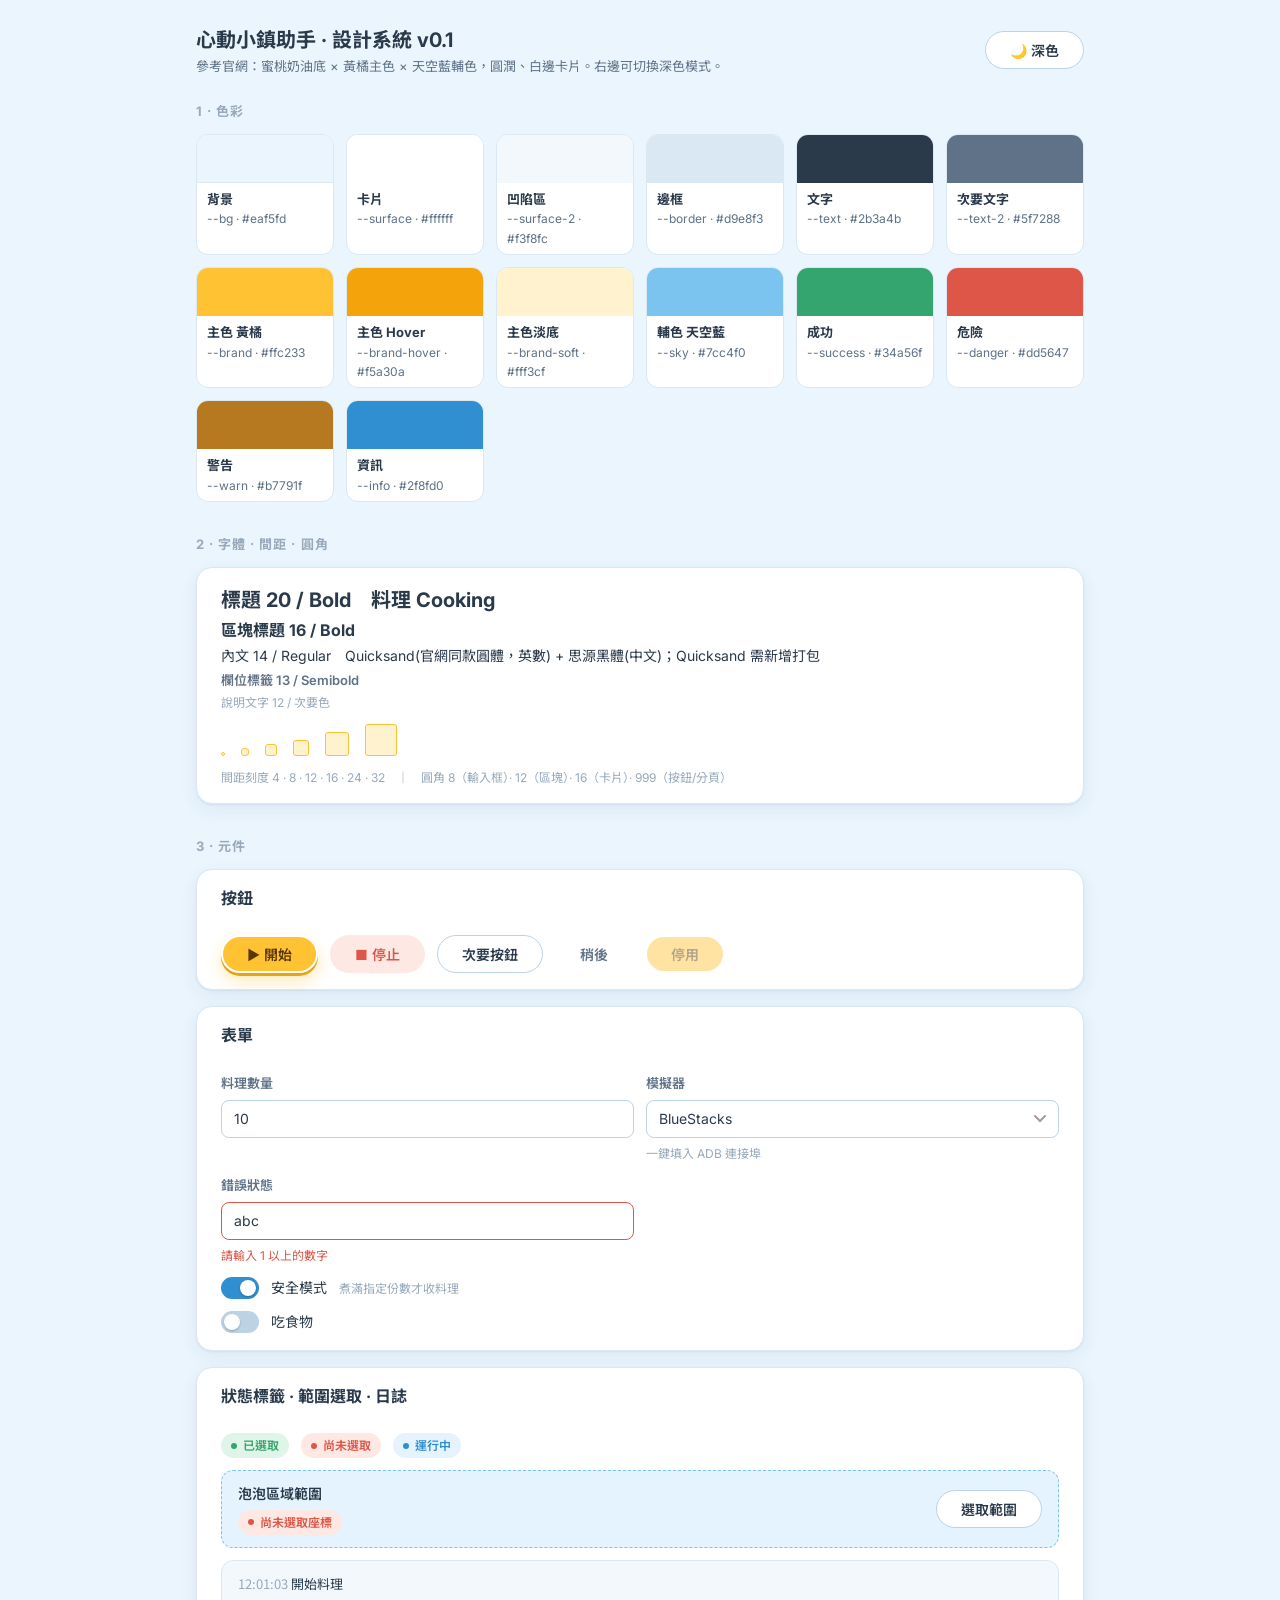
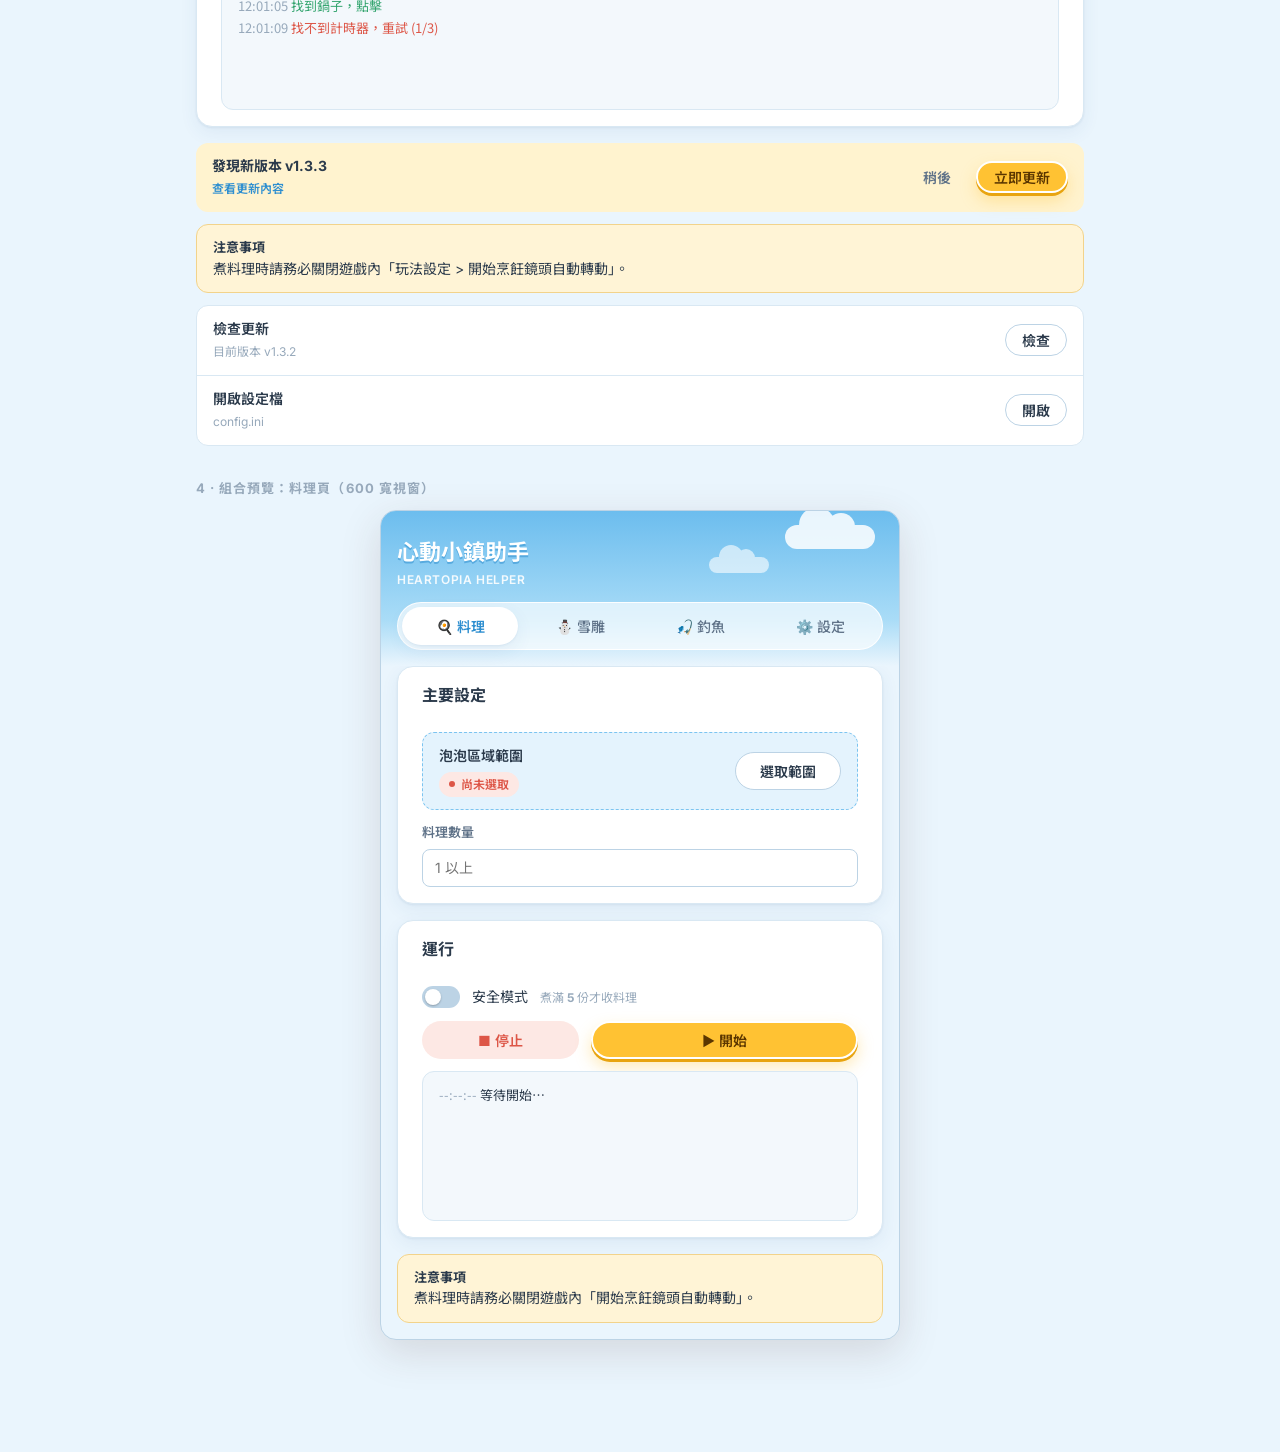
<file: design/design-system.html>
<!doctype html>
<html lang="zh-TW">
<head>
<meta charset="UTF-8" />
<meta name="viewport" content="width=device-width, initial-scale=1" />
<title>心動小鎮助手 設計系統</title>
<style>
@font-face{font-family:'Inter';src:url('../ui/fonts/Inter-Variable.ttf') format('truetype');font-weight:100 900}
@font-face{font-family:'Noto Sans TC';src:url('../ui/fonts/NotoSansTC-Variable.ttf') format('truetype');font-weight:100 900}

/* ============ Design Tokens ============ */
:root{
  /* 色彩：取自官網——蜜桃奶油底、天空藍、黃橘 CTA、屋頂鮭粉 */
  --bg:#eaf5fd;            /* 淡天藍 */
  --surface:#ffffff;
  --surface-2:#f3f8fc;
  --border:#d9e8f3;
  --border-strong:#bcd3e5;
  --text:#2b3a4b;
  --text-2:#5f7288;
  --text-3:#97a9bb;

  --brand:#ffc233;         /* 主色：官網「立即下載」黃橘 */
  --brand-hover:#f5a30a;
  --brand-soft:#fff3cf;
  --on-brand:#5b3600;
  --sky:#7cc4f0; --sky-soft:#e4f3fd; --sky-deep:#2f8fd0;   /* 輔色：天空藍 */
  --salmon:#ea7f6b;

  --success:#34a56f; --success-soft:#e0f5e9;
  --danger:#dd5647;  --danger-soft:#fde8e4;
  --warn:#b7791f;    --warn-soft:#fff4d6; --warn-border:#f2d38b;
  --info:#2f8fd0;    --info-soft:#e4f3fd;

  /* 字體 */
  --font:'Quicksand','Inter','Noto Sans TC','Microsoft JhengHei','Segoe UI Emoji','Apple Color Emoji','Noto Color Emoji',sans-serif;
  --mono:'Cascadia Mono',Consolas,'Noto Sans TC',monospace;
  --fs-xs:12px; --fs-sm:13px; --fs-md:14px; --fs-lg:16px; --fs-xl:20px;

  /* 間距 (4px 基準) */
  --s1:4px; --s2:8px; --s3:12px; --s4:16px; --s5:24px; --s6:32px;
  /* 圓角 */
  --r-sm:8px; --r-md:12px; --r-lg:16px; --r-pill:999px;
  /* 陰影 */
  --shadow-1:0 1px 2px rgba(40,90,140,.08),0 6px 18px rgba(40,90,140,.07);
  --shadow-brand:0 3px 0 #e8a410,0 8px 16px rgba(255,194,51,.35);
  --ring:0 0 0 3px rgba(124,196,240,.45);
}
:root[data-theme="dark"]{
  --bg:#172233; --surface:#1f2d42; --surface-2:#192639;
  --border:#2c3f58; --border-strong:#3e5676;
  --text:#eaf2fa; --text-2:#a9bdd2; --text-3:#6e849c;
  --brand:#ffc040; --brand-hover:#ffcf6b; --brand-soft:#3d3420; --on-brand:#4a2a03;
  --sky:#7cc4f0; --sky-soft:#1f3347; --sky-deep:#7cc4f0; --salmon:#f08e7b;
  --success:#4cc38a; --success-soft:#1d3329;
  --danger:#f0746a;  --danger-soft:#3c2325;
  --warn:#e5b04f;    --warn-soft:#352c19; --warn-border:#5a4720;
  --info:#7cc4f0;    --info-soft:#1f3347;
  --shadow-1:0 2px 0 rgba(0,0,0,.25);
  --shadow-brand:0 3px 0 #b8841a;
  --ring:0 0 0 3px rgba(124,196,240,.4);
}

/* ============ Base ============ */
*{box-sizing:border-box}
body{margin:0;background:var(--bg);color:var(--text);font:400 var(--fs-md)/1.6 var(--font);transition:background .2s,color .2s}
h1,h2,h3,h4,p{margin:0}

/* ============ Components ============ */
/* 分頁：膠囊式切換 */
.tabs{display:flex;gap:var(--s1);padding:var(--s1);background:rgba(255,255,255,.65);backdrop-filter:blur(6px);border-radius:var(--r-pill);border:1px solid rgba(255,255,255,.9)}
.tab{flex:1;border:0;background:none;color:var(--text-2);font:500 var(--fs-md) var(--font);padding:9px 12px;border-radius:var(--r-pill);cursor:pointer;transition:.15s;white-space:nowrap}
.tab:hover{color:var(--text);background:rgba(255,255,255,.6)}
.tab.active{background:var(--surface);color:var(--sky-deep);font-weight:600;box-shadow:var(--shadow-1)}

/* 卡片 */
.card{background:var(--surface);border:1px solid var(--border);border-radius:var(--r-lg);padding:var(--s4) var(--s5);box-shadow:var(--shadow-1)}
.card-title{font-size:var(--fs-lg);font-weight:700;margin-bottom:var(--s3);display:flex;align-items:center;gap:var(--s2)}


/* 按鈕 */
.btn{display:inline-flex;align-items:center;justify-content:center;gap:var(--s2);border:1px solid var(--border-strong);background:var(--surface);color:var(--text);font:600 var(--fs-md) var(--font);height:38px;padding:0 var(--s5);border-radius:var(--r-pill);cursor:pointer;transition:.15s}
.btn:hover{background:var(--surface-2)}
.btn:focus-visible{outline:none;box-shadow:var(--ring)}
.btn.primary{background:var(--brand);border:2px solid #fff;color:var(--on-brand);box-shadow:var(--shadow-brand)}
.btn.primary:hover{background:var(--brand-hover)}
.btn.primary:active{transform:translateY(2px);box-shadow:none}
.btn.danger{background:var(--danger-soft);border-color:transparent;color:var(--danger)}
.btn.danger:hover{background:var(--danger);color:#fff}
.btn.ghost{border-color:transparent;background:none;color:var(--text-2)}
.btn.ghost:hover{background:var(--surface-2);color:var(--text)}
.btn.block{width:100%}
.btn[disabled]{opacity:.45;cursor:not-allowed;box-shadow:none;pointer-events:none}

/* 輸入 */
.field{display:flex;flex-direction:column;gap:6px}
.label{font-size:var(--fs-sm);font-weight:600;color:var(--text-2)}
.input,.select{height:38px;padding:0 var(--s3);background:var(--surface);border:1.5px solid var(--border-strong);border-radius:var(--r-sm);color:var(--text);font:400 var(--fs-md) var(--font);transition:.15s;width:100%}
.input:focus,.select:focus{outline:none;border-color:var(--sky);box-shadow:var(--ring);background:var(--surface)}
.input.invalid{border-color:var(--danger)}
.select{appearance:none;padding-right:34px;background-image:url("data:image/svg+xml;utf8,<svg xmlns='http://www.w3.org/2000/svg' width='12' height='8' fill='none' stroke='%23a89a95' stroke-width='2' stroke-linecap='round'><path d='M1 1l5 5 5-5'/></svg>");background-repeat:no-repeat;background-position:right 12px center}
.hint{font-size:var(--fs-xs);color:var(--text-3)}

/* 開關 */
.switch{display:flex;align-items:center;gap:var(--s3);cursor:pointer}
.switch input{appearance:none;width:38px;height:22px;border-radius:var(--r-pill);background:var(--border-strong);position:relative;cursor:pointer;transition:.2s;flex:none;margin:0}
.switch input::after{content:"";position:absolute;top:3px;left:3px;width:16px;height:16px;border-radius:50%;background:#fff;transition:.2s;box-shadow:0 1px 2px rgba(0,0,0,.25)}
.switch input:checked{background:var(--sky-deep)}
.switch input:checked::after{transform:translateX(16px)}

/* 狀態標籤 (取代紅字「尚未選取座標」) */
.chip{display:inline-flex;align-items:center;gap:6px;font-size:var(--fs-xs);font-weight:600;padding:3px 10px;border-radius:var(--r-pill)}
.chip::before{content:"";width:6px;height:6px;border-radius:50%;background:currentColor}
.chip.ok{background:var(--success-soft);color:var(--success)}
.chip.warn{background:var(--danger-soft);color:var(--danger)}
.chip.run{background:var(--info-soft);color:var(--info)}
.chip.run::before{animation:pulse 1.2s infinite}
@keyframes pulse{50%{opacity:.25}}

/* 範圍選取列：按鈕 + 狀態 */
.region{display:flex;align-items:center;justify-content:space-between;gap:var(--s3);padding:var(--s3) var(--s4);background:var(--sky-soft);border:1.5px dashed var(--sky);border-radius:var(--r-md)}
.region b{display:block;font-weight:600}

/* 日誌 */
.log{background:var(--surface-2);color:var(--text);font:400 var(--fs-sm)/1.7 var(--mono);border-radius:var(--r-md);padding:var(--s3) var(--s4);height:150px;overflow:auto;border:1px solid var(--border)}
.log .t{color:var(--text-3)}.log .ok{color:var(--success)}.log .err{color:var(--danger)}

/* 提示 */
.notice{display:flex;gap:var(--s3);background:var(--warn-soft);border:1px solid var(--warn-border);border-radius:var(--r-md);padding:var(--s3) var(--s4);color:var(--text)}
.notice .ic{color:var(--warn);font-size:18px;line-height:1.4}
.notice b{display:block;font-size:var(--fs-sm)}

/* 更新橫幅 */
.banner{display:flex;align-items:center;justify-content:space-between;gap:var(--s3);padding:var(--s3) var(--s4);background:var(--brand-soft);border-radius:var(--r-md)}
.banner a{font-size:var(--fs-xs);color:var(--sky-deep);text-decoration:none;font-weight:600}
.banner .btn{height:32px;padding:0 var(--s4)}

/* 設定清單列 */
.list{border:1px solid var(--border);border-radius:var(--r-md);overflow:hidden;background:var(--surface)}
.item{display:flex;align-items:center;justify-content:space-between;gap:var(--s4);padding:var(--s3) var(--s4)}
.item+.item{border-top:1px solid var(--border)}
.item b{font-weight:600;display:block}
.item .btn{height:32px;padding:0 var(--s4)}

/* ============ 預覽頁自己的版面 ============ */
.page{max-width:920px;margin:0 auto;padding:var(--s5) var(--s4) 80px}
.top{display:flex;justify-content:space-between;align-items:center;margin-bottom:var(--s5)}
.top h1{font-size:var(--fs-xl)}
.top p{color:var(--text-2);font-size:var(--fs-sm)}
section{margin-bottom:var(--s6)}
section>h2{font-size:var(--fs-sm);letter-spacing:.08em;text-transform:uppercase;color:var(--text-3);margin-bottom:var(--s3)}
.grid{display:grid;gap:var(--s3)}
.swatches{grid-template-columns:repeat(auto-fill,minmax(130px,1fr))}
.sw{border:1px solid var(--border);border-radius:var(--r-md);overflow:hidden;background:var(--surface);font-size:var(--fs-xs)}
.sw i{display:block;height:48px}
.sw span{display:block;padding:6px 10px;color:var(--text-2)}.sw span b{color:var(--text);display:block;font-size:var(--fs-sm)}
.stack{display:flex;flex-direction:column;gap:var(--s3)}
.hstack{display:flex;gap:var(--s3);align-items:center;flex-wrap:wrap}
.cols{display:grid;grid-template-columns:1fr 1fr;gap:var(--s3)}
.spacer{display:flex;align-items:flex-end;gap:var(--s4);flex-wrap:wrap}
.spacer div{background:var(--brand-soft);border:1px solid var(--brand);border-radius:3px}
.spacer span{display:block;font-size:var(--fs-xs);color:var(--text-2);margin-top:4px;text-align:center}
/* 模擬視窗 */
.window{width:100%;max-width:520px;margin:0 auto;border:1px solid var(--border-strong);border-radius:var(--r-lg);background:var(--bg);padding:0 0 var(--s4);overflow:hidden;box-shadow:0 12px 40px rgba(80,50,40,.15)}
.themebtn{cursor:pointer}
.hero{position:relative;padding:var(--s5) var(--s4) var(--s4);background:linear-gradient(180deg,#6cbdee 0%,#a9dcf7 70%,var(--bg) 100%);overflow:hidden}
.hero h3{position:relative;color:#fff;font-size:22px;font-weight:700;text-shadow:0 2px 0 rgba(47,143,208,.55);margin-bottom:var(--s3)}
.hero h3 small{display:block;font-size:var(--fs-xs);font-weight:600;opacity:.9;text-shadow:none;letter-spacing:.05em}
.hero .tabs{position:relative}
.cloud{position:absolute;background:#fff;border-radius:99px;opacity:.85;filter:blur(.5px)}
.cloud::before,.cloud::after{content:"";position:absolute;background:#fff;border-radius:50%}
.cloud.a{width:90px;height:24px;right:24px;top:14px}.cloud.a::before{width:36px;height:36px;left:14px;top:-18px}.cloud.a::after{width:28px;height:28px;left:42px;top:-12px}
.cloud.b{width:60px;height:16px;right:130px;top:46px;opacity:.6}.cloud.b::before{width:24px;height:24px;left:10px;top:-12px}.cloud.b::after{width:18px;height:18px;left:28px;top:-8px}
.body{padding:0 var(--s4);display:flex;flex-direction:column;gap:var(--s4)}
</style>
</head>
<body>
<div class="page">

  <div class="top">
    <div>
      <h1>心動小鎮助手 · 設計系統 v0.1</h1>
      <p>參考官網：蜜桃奶油底 × 黃橘主色 × 天空藍輔色，圓潤、白邊卡片。右邊可切換深色模式。</p>
    </div>
    <button class="btn themebtn" id="themeBtn">🌙 深色</button>
  </div>

  <section>
    <h2>1 · 色彩</h2>
    <div class="grid swatches" id="swatches"></div>
  </section>

  <section>
    <h2>2 · 字體 · 間距 · 圓角</h2>
    <div class="card stack">
      <div class="stack" style="gap:2px">
        <div style="font-size:20px;font-weight:700">標題 20 / Bold　料理 Cooking</div>
        <div style="font-size:16px;font-weight:700">區塊標題 16 / Bold</div>
        <div style="font-size:14px">內文 14 / Regular　Quicksand(官網同款圓體，英數) + 思源黑體(中文)；Quicksand 需新增打包</div>
        <div style="font-size:13px;font-weight:600;color:var(--text-2)">欄位標籤 13 / Semibold</div>
        <div class="hint">說明文字 12 / 次要色</div>
      </div>
      <div class="spacer">
        <div style="width:4px;height:4px"></div><div style="width:8px;height:8px"></div><div style="width:12px;height:12px"></div>
        <div style="width:16px;height:16px"></div><div style="width:24px;height:24px"></div><div style="width:32px;height:32px"></div>
      </div>
      <div class="hint">間距刻度 4 · 8 · 12 · 16 · 24 · 32　｜　圓角 8（輸入框）· 12（區塊）· 16（卡片）· 999（按鈕/分頁）</div>
    </div>
  </section>

  <section>
    <h2>3 · 元件</h2>
    <div class="stack" style="gap:var(--s4)">

      <div class="card stack">
        <div class="card-title">按鈕</div>
        <div class="hstack">
          <button class="btn primary">▶ 開始</button>
          <button class="btn danger">■ 停止</button>
          <button class="btn">次要按鈕</button>
          <button class="btn ghost">稍後</button>
          <button class="btn primary" disabled>停用</button>
        </div>
      </div>

      <div class="card stack">
        <div class="card-title">表單</div>
        <div class="cols">
          <div class="field"><label class="label">料理數量</label><input class="input" value="10" /></div>
          <div class="field"><label class="label">模擬器</label><select class="select"><option>BlueStacks</option></select><span class="hint">一鍵填入 ADB 連接埠</span></div>
          <div class="field"><label class="label">錯誤狀態</label><input class="input invalid" value="abc" /><span class="hint" style="color:var(--danger)">請輸入 1 以上的數字</span></div>
        </div>
        <label class="switch"><input type="checkbox" checked /><span>安全模式<span class="hint">　煮滿指定份數才收料理</span></span></label>
        <label class="switch"><input type="checkbox" /><span>吃食物</span></label>
      </div>

      <div class="card stack">
        <div class="card-title">狀態標籤 · 範圍選取 · 日誌</div>
        <div class="hstack"><span class="chip ok">已選取</span><span class="chip warn">尚未選取</span><span class="chip run">運行中</span></div>
        <div class="region"><div><b>泡泡區域範圍</b><span class="chip warn" style="margin-top:4px">尚未選取座標</span></div><button class="btn">選取範圍</button></div>
        <div class="log"><div><span class="t">12:01:03</span> 開始料理</div><div><span class="t">12:01:05</span> <span class="ok">找到鍋子，點擊</span></div><div><span class="t">12:01:09</span> <span class="err">找不到計時器，重試 (1/3)</span></div></div>
      </div>

      <div class="stack">
        <div class="banner"><div><b>發現新版本 v1.3.3</b><br><a href="#">查看更新內容</a></div><div class="hstack" style="gap:8px"><button class="btn ghost">稍後</button><button class="btn primary">立即更新</button></div></div>
        <div class="notice"><div><b>注意事項</b>煮料理時請務必關閉遊戲內「玩法設定 &gt; 開始烹飪鏡頭自動轉動」。</div></div>
        <div class="list">
          <div class="item"><div><b>檢查更新</b><span class="hint">目前版本 v1.3.2</span></div><button class="btn">檢查</button></div>
          <div class="item"><div><b>開啟設定檔</b><span class="hint">config.ini</span></div><button class="btn">開啟</button></div>
        </div>
      </div>
    </div>
  </section>

  <section>
    <h2>4 · 組合預覽：料理頁（600 寬視窗）</h2>
    <div class="window">
     <div class="hero"><i class="cloud a"></i><i class="cloud b"></i><h3>心動小鎮助手<small>HEARTOPIA HELPER</small></h3>
      <div class="tabs"><button class="tab active">🍳 料理</button><button class="tab">⛄ 雪雕</button><button class="tab">🎣 釣魚</button><button class="tab">⚙️ 設定</button></div></div>
     <div class="body">
      <div class="card stack">
        <div class="card-title">主要設定</div>
        <div class="region"><div><b>泡泡區域範圍</b><span class="chip warn" style="margin-top:4px">尚未選取</span></div><button class="btn">選取範圍</button></div>
        <div class="field"><label class="label">料理數量</label><input class="input" placeholder="1 以上" /></div>
      </div>
      <div class="card stack">
        <div class="card-title">運行</div>
        <label class="switch"><input type="checkbox" /><span>安全模式<span class="hint">　煮滿 <b>5</b> 份才收料理</span></span></label>
        <div class="hstack"><button class="btn danger" style="flex:1">■ 停止</button><button class="btn primary" style="flex:2">▶ 開始</button></div>
        <div class="log"><div><span class="t">--:--:--</span> 等待開始…</div></div>
      </div>
      <div class="notice"><div><b>注意事項</b>煮料理時請務必關閉遊戲內「開始烹飪鏡頭自動轉動」。</div></div>
    </div></div>
  </section>
</div>

<script>
const sw=[['背景','--bg'],['卡片','--surface'],['凹陷區','--surface-2'],['邊框','--border'],['文字','--text'],['次要文字','--text-2'],
['主色 黃橘','--brand'],['主色 Hover','--brand-hover'],['主色淡底','--brand-soft'],['輔色 天空藍','--sky'],['成功','--success'],['危險','--danger'],['警告','--warn'],['資訊','--info']];
const box=document.getElementById('swatches');
function render(){box.innerHTML=sw.map(([n,v])=>`<div class="sw"><i style="background:var(${v});${v==='--border'||v==='--bg'?'border-bottom:1px solid var(--border)':''}"></i><span><b>${n}</b>${v} · ${getComputedStyle(document.documentElement).getPropertyValue(v).trim()}</span></div>`).join('')}
render();
const b=document.getElementById('themeBtn');
b.onclick=()=>{const d=document.documentElement.dataset.theme==='dark';document.documentElement.dataset.theme=d?'light':'dark';b.textContent=d?'🌙 深色':'☀️ 淺色';render()};
document.querySelectorAll('.tab').forEach(t=>t.onclick=()=>{document.querySelectorAll('.tab').forEach(x=>x.classList.remove('active'));t.classList.add('active')});
</script>
</body>
</html>
</file>
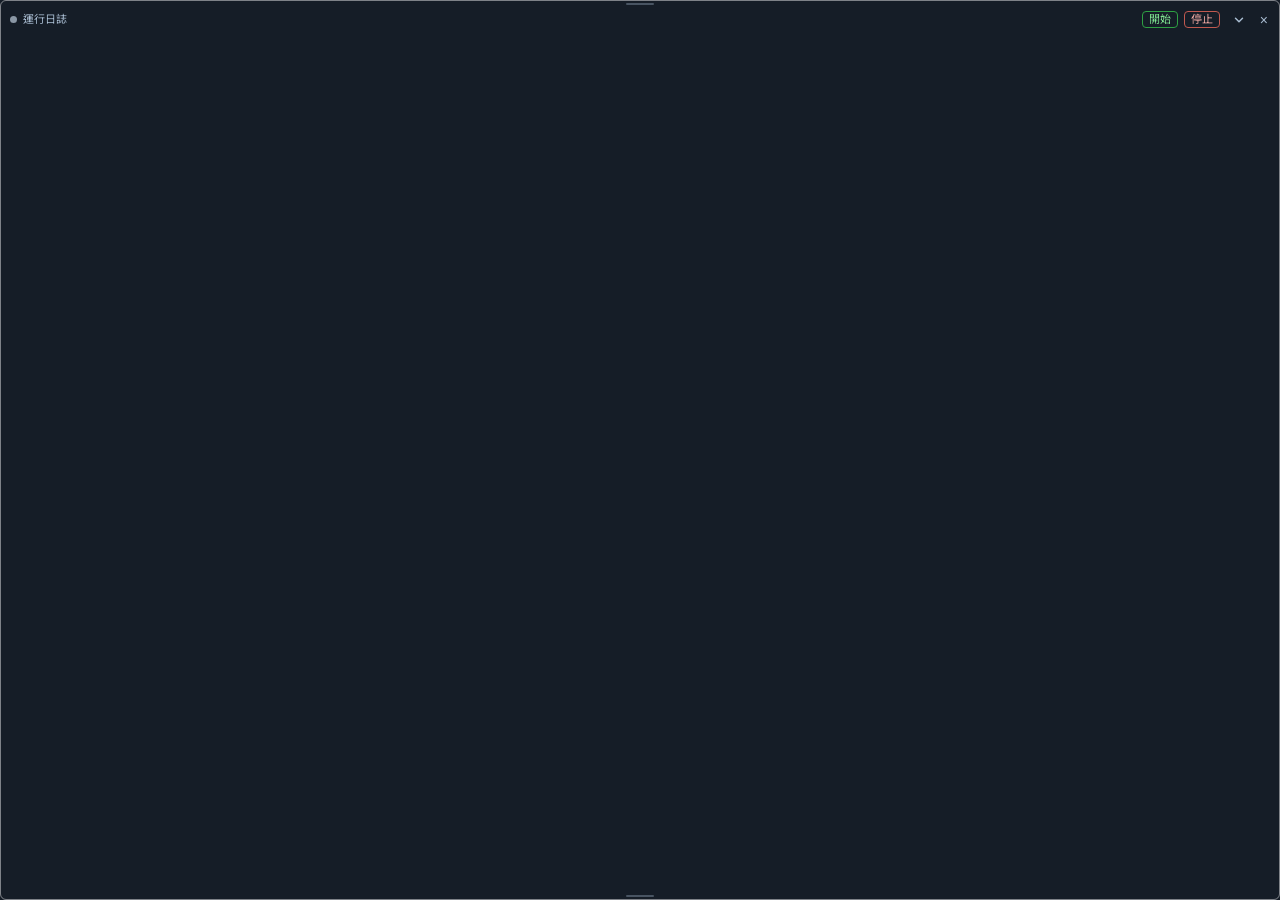
<file: ui/log.html>
<!doctype html>
<html lang="zh-TW">
  <head>
    <meta charset="UTF-8" />
    <title>懸浮日誌</title>
    <style>
      /* 字體和主視窗相同，隨程式一起打包，不依賴網路 (授權見 fonts/OFL-*.txt) */
      @font-face {
        font-family: 'Inter';
        src: url('fonts/Inter-Variable.ttf') format('truetype');
        font-weight: 100 900;
        font-display: swap;
      }
      @font-face {
        font-family: 'Noto Sans TC';
        src: url('fonts/NotoSansTC-Variable.ttf') format('truetype');
        font-weight: 100 900;
        font-display: swap;
      }
      /* 預設深色底; 設定頁選白色時 JS 會切成 data-theme=light(淺色底)。視窗外圍畫一圈邊框，疊在遊戲上才看得出範圍 */
      :root {
        --border: rgba(255, 255, 255, 0.45);
        --bg: rgba(20, 28, 38, 0.92);
        --text: #eaf2fa;
        --text-2: #a9bdd2;
        --text-3: #8fa6bd;
        --hover: #fff;
        --grip: rgba(169, 189, 210, 0.35);
        --grip-hover: rgba(169, 189, 210, 0.8);
        --danger: #c0594f;
        --danger-text: #f0a9a2;
        --ok: #2ea043;
        --ok-text: #7ee08f;
        --font: 'Inter', 'Noto Sans TC', 'Segoe UI Emoji', 'Microsoft JhengHei', sans-serif;
      }
      body::after {
        content: '';
        position: fixed;
        inset: 0;
        border: 1px solid var(--border);
        border-radius: 6px;
        pointer-events: none;
        z-index: 3;
      }
      :root[data-theme='light'] {
        --border: rgba(0, 0, 0, 0.5);
        --bg: rgba(255, 255, 255, 0.96);
        --text: #2b3a4b;
        --text-2: #5f7288;
        --text-3: #6f8296;
        --hover: #000;
        --grip: rgba(95, 114, 136, 0.35);
        --grip-hover: rgba(95, 114, 136, 0.8);
        --danger: #dd5647;
        --danger-text: #c0392b;
        --ok: #2a8f3d;
        --ok-text: #1f7a31;
      }
      html,
      body {
        margin: 0;
        height: 100%;
        overflow: hidden;
        background: var(--bg);
        color: var(--text);
        font: 12px/1.45 var(--font);
        font-variant-numeric: tabular-nums;
        user-select: none;
        -webkit-user-select: none;
      }
      .bar {
        display: grid;
        grid-template-columns: 1fr auto;
        align-items: center;
        height: 39px; /* 和縮小後的視窗高度一致(Windows 不讓視窗矮過這個高度)，要和 floatlog.py 的 COLLAPSED_HEIGHT 相同 */
        padding: 0 6px 0 10px;
        box-sizing: border-box;
        color: var(--text-2);
        font-size: 11px;
        cursor: move;
      }
      .bar-left {
        display: flex;
        align-items: center;
        min-width: 0;
        overflow: hidden;
        white-space: nowrap;
      }
      .bar-right {
        display: flex;
        align-items: center;
        gap: 2px;
        justify-self: end;
      }
      .stop,
      .start {
        margin-right: 4px;
      }
      .dot {
        flex: none;
        width: 7px;
        height: 7px;
        margin-right: 6px;
        border-radius: 50%;
        background: #8a97a5;
      }
      .dot.on {
        background: #3fb950;
      }
      .start {
        border: 1px solid var(--ok);
        border-radius: 4px;
        background: transparent;
        color: var(--ok-text);
        font: inherit;
        font-size: 11px;
        line-height: 1.2;
        padding: 1px 6px; /* 上下各 1px */
        cursor: pointer;
        white-space: nowrap;
      }
      .start:hover {
        background: var(--ok);
        color: #fff;
      }
      .elapsed {
        margin-left: 6px;
        color: var(--text-3);
      }
      .stop {
        border: 1px solid var(--danger);
        border-radius: 4px;
        background: transparent;
        color: var(--danger-text);
        font: inherit;
        font-size: 11px;
        line-height: 1.2;
        padding: 1px 6px; /* 上下各 1px */
        cursor: pointer;
        white-space: nowrap;
      }
      .stop:hover {
        background: var(--danger);
        color: #fff;
      }
      .grip {
        position: absolute;
        left: 0;
        right: 0;
        height: 8px;
        cursor: ns-resize;
        z-index: 2;
      }
      .grip.top {
        top: 0;
      }
      .grip.bottom {
        bottom: 0;
      }
      .grip::after {
        content: '';
        position: absolute;
        left: 50%;
        width: 28px;
        height: 2px;
        margin-left: -14px;
        top: 3px;
        border-radius: 1px;
        background: var(--grip);
      }
      .grip:hover::after {
        background: var(--grip-hover);
      }
      body.collapsed .grip {
        display: none;
      }
      .collapse svg {
        display: block;
      }
      .collapse {
        border: 0;
        background: transparent;
        color: var(--text-2);
        font-size: 14px;
        line-height: 1;
        padding: 2px 6px;
        cursor: pointer;
      }
      .collapse:hover {
        color: var(--hover);
      }
      body.collapsed #log {
        display: none;
      }
      .close {
        border: 0;
        background: transparent;
        color: var(--text-2);
        font-size: 14px;
        line-height: 1;
        padding: 2px 6px;
        cursor: pointer;
      }
      .close:disabled,
      .start:disabled,
      .stop:disabled {
        opacity: 0.35;
        cursor: default;
      }
      .start:disabled:hover {
        background: transparent;
        color: var(--ok-text);
      }
      .close:disabled:hover {
        color: var(--text-2);
      }
      .stop:disabled:hover {
        background: transparent;
        color: var(--danger-text);
      }
      .close:hover {
        color: var(--hover);
      }
      #log {
        height: calc(100% - 39px);
        box-sizing: border-box;
        padding: 0 10px 6px;
        overflow-y: auto;
        overflow-x: hidden;
      }
      #log::-webkit-scrollbar {
        width: 6px;
      }
      #log::-webkit-scrollbar-thumb {
        background: var(--grip);
        border-radius: 3px;
      }
      #log div {
        margin-top: 4px;
        white-space: normal;
        overflow-wrap: anywhere;
      }
    </style>
  </head>
  <body>
    <div class="bar pywebview-drag-region"><div class="bar-left"><span id="dot" class="dot" title="未運行"></span><span id="title">運行日誌</span><span id="elapsed" class="elapsed"></span></div><div class="bar-right"><button type="button" class="start" id="startBtn">開始</button><button type="button" class="stop" id="stopBtn">停止</button><button type="button" class="collapse" id="collapseBtn" aria-label="縮小"><svg viewBox="0 0 24 24" width="14" height="14" fill="none" stroke="currentColor" stroke-width="2.5" stroke-linecap="round" stroke-linejoin="round"><path d="m6 9 6 6 6-6"/></svg></button><button type="button" class="close" id="closeBtn" aria-label="關閉">×</button></div></div>
    <div id="log"></div>
    <div class="grip top" title="拖拉調整高度"></div>
    <div class="grip bottom" title="拖拉調整高度"></div>
    <script>
      const logEl = document.querySelector('#log');
      const gripEls = document.querySelectorAll('.grip');
      const elapsedEl = document.querySelector('#elapsed');
      const stopBtn = document.querySelector('#stopBtn');
      const startBtn = document.querySelector('#startBtn');
      const titleEl = document.querySelector('#title');
      const dotEl = document.querySelector('#dot');
      const closeBtn = document.querySelector('#closeBtn');
      const MAX_LINES = 200;
      const clock = (sec) => `${Math.floor(sec / 3600)}:${String(Math.floor((sec % 3600) / 60)).padStart(2, '0')}:${String(sec % 60).padStart(2, '0')}`;
      let baseElapsed = null;
      let baseAt = 0;
      let isRunning = false;
      // 執行時間在兩次輪詢之間也自己每秒往前跳，不用等後端回報
      const renderElapsed = () => {
        if (baseElapsed == null) return;
        const sec = baseElapsed + (isRunning ? Math.floor((Date.now() - baseAt) / 1000) : 0);
        elapsedEl.textContent = clock(sec);
      };
      setInterval(renderElapsed, 500);
      let index = 0;
      let run = -1;
      let closing = false;
      let wasRunning = false;
      window.markClosing = () => {
        closing = true;
      };

      let polling = false; // 上一次沒回來就不再發新的，否則計時器被節流後呼叫堆積，同樣的日誌會被重複加入
      const poll = async () => {
        if (closing || polling) return;
        polling = true;
        let res;
        try {
          res = await window.pywebview.api.apiFloatPoll(index, run);
        } catch (e) {
          return;
        } finally {
          polling = false;
        }
        if (res.run !== run) {
          // 新的一次運行: 清掉上一次的內容
          run = res.run;
          index = 0;
          logEl.replaceChildren();
        }
        // 使用者往上捲去看舊的訊息時，新訊息進來不要把畫面拉回最底
        const atBottom = logEl.scrollHeight - logEl.scrollTop - logEl.clientHeight < 8;
        res.logs.forEach((log) => {
          index = log.index;
          const line = document.createElement('div');
          line.textContent = log.msg;
          line.title = log.msg;
          logEl.appendChild(line);
        });
        while (logEl.childElementCount > MAX_LINES) logEl.firstElementChild.remove();
        if (atBottom) logEl.scrollTop = logEl.scrollHeight;
        titleEl.textContent = res.task ? `運行日誌（${res.task}）` : '運行日誌';
        // 顏色由設定頁選擇(黑或白)
        if (res.theme === 'light') document.documentElement.dataset.theme = 'light';
        else delete document.documentElement.dataset.theme;
        if (res.stopKey) stopBtn.textContent = `停止（${res.stopKey}）`;
        if (res.elapsed != null) {
          baseElapsed = res.elapsed;
          baseAt = Date.now();
          isRunning = res.running;
          renderElapsed();
        }
        // 運行中不能關閉; 停止後視窗會自動關掉
        closeBtn.disabled = res.running;
        stopBtn.disabled = !res.running;
        startBtn.disabled = res.running || !res.canStart;
        dotEl.classList.toggle('on', res.running);
        dotEl.title = res.running ? '運行中' : '未運行';
        // 停止運行就把懸浮視窗一併關掉(設定頁可關閉這個行為)
        if (wasRunning && !res.running && res.autoClose) window.pywebview.api.apiHideFloatLog();
        wasRunning = res.running;
      };

      window.addEventListener('pywebviewready', () => {
        stopBtn.addEventListener('click', () => window.pywebview.api.stop());
        startBtn.addEventListener('click', () => window.pywebview.api.apiFloatStart());
        // 拖拉把手調整高度(用 pointer capture，滑鼠移出視窗也能繼續拖)；放開後記住高度
        let drag = null;
        let pending = false;
        gripEls.forEach((gripEl) => {
        gripEl.addEventListener('pointerdown', (e) => {
          gripEl.setPointerCapture(e.pointerId);
          drag = { y: e.screenY, h: window.innerHeight, atTop: gripEl.classList.contains('top') };
        });
        gripEl.addEventListener('pointermove', (e) => {
          if (!drag || pending) return;
          const delta = e.screenY - drag.y;
          const height = Math.round(drag.h + (drag.atTop ? -delta : delta));
          pending = true;
          window.pywebview.api.apiResizeFloat(height, drag.atTop ? 'bottom' : 'top').finally(() => (pending = false));
        });
        const endDrag = () => {
          if (!drag) return;
          drag = null;
          window.pywebview.api.apiSaveFloatHeight();
        };
        gripEl.addEventListener('pointerup', endDrag);
        gripEl.addEventListener('pointercancel', endDrag);
        });
        // 縮小成只剩標題列(視窗高度由後端調整)，再按一次還原
        const collapseBtn = document.querySelector('#collapseBtn');
        collapseBtn.addEventListener('click', () => {
          const collapsed = document.body.classList.toggle('collapsed');
          collapseBtn.innerHTML = collapsed ? '<svg viewBox="0 0 24 24" width="14" height="14" fill="none" stroke="currentColor" stroke-width="2.5" stroke-linecap="round" stroke-linejoin="round"><path d="m18 15-6-6-6 6"/></svg>' : '<svg viewBox="0 0 24 24" width="14" height="14" fill="none" stroke="currentColor" stroke-width="2.5" stroke-linecap="round" stroke-linejoin="round"><path d="m6 9 6 6 6-6"/></svg>';
          collapseBtn.setAttribute('aria-label', collapsed ? '還原' : '縮小');
          window.pywebview.api.apiSetFloatCollapsed(collapsed);
        });
        document.querySelector('#closeBtn').addEventListener('click', () => window.pywebview.api.apiHideFloatLog());
        // 拖曳放開後記住位置
        document.addEventListener('mouseup', () => setTimeout(() => window.pywebview.api.apiSaveFloatLogPos(), 150));
        setInterval(poll, 300);
        poll();
      });
    </script>
  </body>
</html>
</file>
<file: ui/style.css>
/* 字體隨程式一起打包，不依賴網路 (授權見 fonts/OFL-*.txt) */
@font-face {
  font-family: 'Inter';
  src: url('fonts/Inter-Variable.ttf') format('truetype');
  font-weight: 100 900;
  font-display: swap;
}

@font-face {
  font-family: 'Noto Sans TC';
  src: url('fonts/NotoSansTC-Variable.ttf') format('truetype');
  font-weight: 100 900;
  font-display: swap;
}

/* ============ 設計 token ============ */
:root {
  --field-gap: 6px; /* 標籤、輸入框、下拉、開關之間統一的間距 */
  --bg: #eaf5fd;
  --surface: #ffffff;
  --surface-2: #f3f8fc;
  --border: #d9e8f3;
  --border-strong: #bcd3e5;
  --text: #2b3a4b;
  --text-2: #5f7288;
  --text-3: #97a9bb;

  --brand: #ffc233; /* 主色：主要動作 */
  --brand-hover: #f5a30a;
  --brand-soft: #fff3cf;
  --brand-edge: #e8a410;
  --on-brand: #5b3600;
  --sky: #7cc4f0; /* 輔色：導覽、聚焦、開關 */
  --sky-soft: #e4f3fd;
  --sky-deep: #2f8fd0;

  --success: #34a56f;
  --success-soft: #e0f5e9;
  --danger: #dd5647;
  --danger-soft: #fde8e4;
  --warn-text: #a8680a;
  --warn-soft: #fff4d6;
  --warn-border: #f2d38b;

  --font: 'Inter', 'Noto Sans TC', 'Segoe UI Emoji', 'Microsoft JhengHei', sans-serif;
  --mono: 'Cascadia Mono', Consolas, 'Noto Sans TC', monospace;

  --r-sm: 8px;
  --r-md: 12px;
  --r-lg: 16px;
  --r-pill: 999px;

  --shadow-1: 0 1px 2px rgba(40, 90, 140, 0.08), 0 6px 18px rgba(40, 90, 140, 0.07);
  --shadow-brand: 0 3px 0 var(--brand-edge), 0 8px 16px rgba(255, 194, 51, 0.35);
  --ring: 0 0 0 3px rgba(124, 196, 240, 0.45);
}

@media (prefers-color-scheme: dark) {
  :root {
    --bg: #172233;
    --surface: #1f2d42;
    --surface-2: #192639;
    --border: #2c3f58;
    --border-strong: #3e5676;
    --text: #eaf2fa;
    --text-2: #a9bdd2;
    --text-3: #6e849c;

    --brand: #ffc040;
    --brand-hover: #ffcf6b;
    --brand-soft: #3d3420;
    --brand-edge: #b8841a;
    --on-brand: #4a2a03;
    --sky-soft: #1f3347;
    --sky-deep: #7cc4f0;

    --success: #4cc38a;
    --success-soft: #1d3329;
    --danger: #f0746a;
    --danger-soft: #3c2325;
    --warn-text: #e5b04f;
    --warn-soft: #352c19;
    --warn-border: #5a4720;

    --shadow-1: 0 2px 0 rgba(0, 0, 0, 0.25);
    --ring: 0 0 0 3px rgba(124, 196, 240, 0.4);
  }
}

* {
  box-sizing: border-box;
}

html {
  font-size: 14px;
  background: var(--bg);
}

body {
  margin: 0;
  background: var(--bg);
  color: var(--text);
  font-family: var(--font);
  line-height: 1.6;
}

/* 字級、間距、通用輔助類 */
.fs-12 {
  font-size: 12px !important;
}

.m-0 {
  margin: 0 !important;
}
.update-ok {
  color: var(--success);
}
.update-new {
  color: var(--warn-text);
}
.ml-12 {
  margin-left: 16px !important;
}
.mb-8 {
  margin-bottom: 8px !important;
}
.mt-8 {
  margin-top: 8px !important;
}
.mt-16 {
  margin-top: 16px;
}

.mb-16 {
  margin-bottom: 16px !important;
}
.mt-auto {
  margin-top: auto !important;
}

.gap-16 {
  gap: 16px;
}

.gap-8 {
  gap: 8px !important;
}

.w-120 {
  width: 104px !important;
}

.flex {
  display: flex;
  flex-wrap: wrap; /* 視窗變窄時按鈕換到下一行 */
  justify-content: space-between;
  align-items: center;
  row-gap: 8px;
}

.muted {
  color: var(--text-2);
  font-size: 0.95em;
}
.text-danger {
  color: var(--danger) !important;
}
.bg-success {
  background-color: var(--success) !important;
}

/* 依操作模式隱藏不適用的設定 */
[hidden] {
  display: none !important;
}

/* ============ 版面結構 ============ */
.container {
  max-width: 560px;
  margin: 0 auto;
  padding: 0 24px 24px;
}
.row {
  display: flex;
  gap: 16px;
  margin-bottom: 16px; /* 一組輸入欄位與下一組的固定距離 */
}
.col {
  display: flex;
  flex-direction: column;
  flex: 1;
  min-width: 0;
}

/* 頁首：天空漸層 + 雲朵，分頁放在裡面 */
.hero {
  position: relative;
  z-index: 5; /* 小工具選單會蓋到下方內容 */
  padding: 16px 24px 12px;
  margin-bottom: 4px;
  background: linear-gradient(180deg, #6cbdee 0%, #a9dcf7 72%, var(--bg) 100%);
}
@media (prefers-color-scheme: dark) {
  .hero {
    background: linear-gradient(180deg, #2b5f8a 0%, #25496b 72%, var(--bg) 100%);
  }
}
.hero-inner {
  position: relative;
  max-width: 504px;
  margin: 0 auto;
}
.hero-top {
  display: flex;
  align-items: center; /* 標題與運行中標籤垂直置中 */
  gap: 16px;
  margin-bottom: 12px;
  padding-right: 48px; /* 右上角留給設定齒輪 */
}
.hero-title {
  margin: 0;
  color: #fff;
  font-size: 22px;
  font-weight: 700;
  line-height: 1.3;
  text-shadow: 0 2px 0 rgba(47, 143, 208, 0.55);
}
.hero-title small {
  display: block;
  font-size: 12px;
  font-weight: 600;
  letter-spacing: 0.06em;
  opacity: 0.9;
  text-shadow: none;
}
.cloud {
  position: absolute;
  background: #fff;
  border-radius: 99px;
  opacity: 0.85;
}
.cloud::before,
.cloud::after {
  content: '';
  position: absolute;
  background: #fff;
  border-radius: 50%;
}
.cloud.a {
  width: 90px;
  height: 24px;
  right: calc(max(24px, (100% - 504px) / 2) + 56px); /* 避開右上角的設定齒輪 */
  top: 28px; /* 上面的圓凸出 18px，要留夠位置才不會被切到 */
}
.cloud.a::before {
  width: 36px;
  height: 36px;
  left: 14px;
  top: -18px;
}
.cloud.a::after {
  width: 28px;
  height: 28px;
  left: 42px;
  top: -12px;
}
.cloud.b {
  width: 60px;
  height: 16px;
  right: calc(max(24px, (100% - 504px) / 2) + 156px);
  top: 46px;
  opacity: 0.6;
}
.cloud.b::before {
  width: 24px;
  height: 24px;
  left: 10px;
  top: -12px;
}
.cloud.b::after {
  width: 18px;
  height: 18px;
  left: 28px;
  top: -8px;
}

/* tab 分頁：膠囊式 */
.tabs {
  list-style: none;
  margin: 0;
  padding: 4px;
  display: flex;
  gap: 4px;
  background: rgba(255, 255, 255, 0.65);
  backdrop-filter: blur(6px);
  border: 1px solid rgba(255, 255, 255, 0.9);
  border-radius: var(--r-pill);
}
@media (prefers-color-scheme: dark) {
  .tabs {
    background: rgba(31, 45, 66, 0.7);
    border-color: rgba(255, 255, 255, 0.12);
  }
}
.tabs li {
  flex: 1;
  min-width: 0;
}
.tab {
  width: 100%;
  border: none;
  outline: none;
  background: none;
  color: var(--text-2);
  font-family: inherit;
  font-size: 1em;
  font-weight: 500;
  padding: 8px 8px;
  border-radius: var(--r-pill);
  cursor: pointer;
  white-space: nowrap;
  transition:
    background 0.15s,
    color 0.15s;
}
.tab:hover {
  color: var(--text);
  background: rgba(255, 255, 255, 0.6);
}
.tab:focus-visible {
  box-shadow: var(--ring);
}
.tab.active {
  background: var(--surface);
  color: var(--sky-deep);
  font-weight: 600;
  box-shadow: var(--shadow-1);
}

/* 頁首標題右側: 目前運行中的功能標籤，直向排列，超過兩個就排成兩欄 */
.hero-running {
  display: flex;
  flex-wrap: nowrap;
  align-items: center;
  gap: 6px;
}
.hero-badge {
  display: inline-flex;
  align-items: center;
  gap: 0; /* 名稱與「運行中」緊接，不空一格 */
  padding: 6px 12px;
  border-radius: var(--r-pill);
  background: var(--surface);
  color: var(--text);
  font-size: 12px;
  font-weight: 700;
  line-height: 1;
  white-space: nowrap;
  box-shadow: var(--shadow-1);
}
.hero-badge .icon {
  display: block;
  flex: none;
  width: 14px;
  height: 14px;
  margin-right: 6px;
  color: var(--text-3);
}
.hero-badge small {
  color: var(--success);
  font-size: 12px;
  font-weight: 700;
  line-height: 1;
}
.hero-badge small {
  width: 7px;
  height: 7px;
  margin-right: 5px;
  border-radius: 50%;
  background: var(--success); /* 綠色狀態燈，代表運行中 */
}
.hero-running:empty {
  display: none;
}

/* 小工具: 滑鼠移上去或點擊展開選單 */
.tool-wrap {
  position: relative;
}
.tool-menu {
  display: none;
  position: absolute;
  top: calc(100% + 12px);
  right: 0; /* 小工具在分頁列最右邊，往左展開才不會超出視窗 */
  width: max-content; /* 依選項內容決定寬度，但至少有一定寬度 */
  min-width: 140px;
  margin: 0;
  padding: 4px;
  list-style: none;
  background: var(--surface);
  border: 1px solid var(--border);
  border-radius: 14px;
  box-shadow: var(--shadow-1);
  z-index: 10;
}
.tool-menu::before {
  content: ''; /* 補上按鈕與選單間的縫隙，滑鼠移過去才不會斷掉 */
  position: absolute;
  left: 0;
  right: 0;
  top: -12px;
  height: 12px;
}
.tool-wrap:hover > .tool-menu,
.tool-wrap.open > .tool-menu {
  display: block;
}
.tool-item {
  display: flex;
  align-items: center;
  gap: 8px;
  width: 100%;
  border: none;
  background: none;
  color: var(--text);
  font-family: inherit;
  font-size: 1em;
  padding: 8px 16px;
  border-radius: 10px;
  text-align: left;
  white-space: nowrap;
  cursor: pointer;
}
.tool-item.active {
  color: var(--sky-deep);
  font-weight: 600;
}
.tool-item:hover,
.tool-item:focus-visible {
  background: var(--sky-soft, rgba(108, 189, 238, 0.18));
  outline: none;
}

/* 設定齒輪: 放在頁首標題列右側，不佔分頁列的位置 */
.tab.gear {
  position: absolute;
  top: 4px; /* 和兩行標題(約 44px 高)垂直置中 */
  right: 0;
  z-index: 1;
  width: 36px;
  height: 36px;
  padding: 0;
  display: flex;
  align-items: center;
  justify-content: center;
  background: rgba(255, 255, 255, 0.65); /* 和分頁列同樣的膠囊底 */
  backdrop-filter: blur(6px);
  border: 1px solid rgba(255, 255, 255, 0.9);
}
.tab.gear:hover {
  background: rgba(255, 255, 255, 0.9);
}
@media (prefers-color-scheme: dark) {
  .tab.gear {
    background: rgba(31, 45, 66, 0.7);
    border-color: rgba(255, 255, 255, 0.12);
  }
  .tab.gear:hover {
    background: rgba(31, 45, 66, 0.9);
  }
}
.tab.gear.active {
  background: var(--surface);
  color: var(--sky-deep);
  font-weight: 600;
  box-shadow: var(--shadow-1);
}
.tab.gear .icon {
  width: 18px;
  height: 18px;
}

/* 農作物長草提醒的時間表 */
hr:has(+ .run-head) {
  margin-top: 24px; /* 和下方「運行」標題到分隔線的視覺距離一樣 */
}
/* 上面的區塊收起來(例如背景定時沒啟用、沒勾吃食物)時，分隔線直接接在標題下方，維持原本的間距 */
.alt-only[hidden] + hr,
.fg-only[hidden] + hr,
.child-off + hr {
  margin-top: 16px;
}
.crop-desc {
  margin: -8px 0 16px; /* 往上貼近標題 */
}
.crop-card {
  margin-top: 16px;
  padding: 20px 20px 8px;
  background: var(--surface);
  border: 1px solid var(--border);
  border-radius: 14px;
}
.crop-countdown {
  display: flex;
  flex-direction: column;
  align-items: center;
  gap: 4px;
  padding-bottom: 16px;
}
.crop-time {
  font-size: 40px;
  line-height: 1.1;
  font-weight: 700;
  font-variant-numeric: tabular-nums;
  color: var(--sky-deep);
}
.crop-actions {
  display: flex;
  gap: 8px;
}
.crop-list {
  list-style: none;
  margin: 0;
  padding: 0;
}
.crop-list li {
  display: flex;
  align-items: center;
  gap: 10px;
  padding: 14px 0;
  border-top: 1px dashed var(--border-strong);
}
.crop-list li::before {
  content: '';
  flex: none;
  width: 8px;
  height: 8px;
  border-radius: 50%;
  background: var(--sky-deep);
  opacity: 0.35;
}
.crop-list li span:last-child {
  margin-left: auto;
  font-variant-numeric: tabular-nums;
  color: var(--text-2);
}
.crop-list li.done {
  color: var(--text-3);
}
.crop-list li.done span:last-child {
  color: var(--text-3);
}
.crop-list li.done span:last-child::before {
  content: '✅ ';
  opacity: 0.45; /* 彩色表情符號不會跟著文字變淺，另外壓低透明度 */
}
.crop-list li.next {
  font-weight: 600;
  color: var(--sky-deep);
}
.crop-list li.next::before {
  opacity: 1;
}
.crop-list li.next span:last-child {
  color: var(--sky-deep);
}

/* 每個分頁內容就是一張卡片 */
.pane {
  display: none;
}
.pane.show.active {
  display: block;
  background: var(--surface);
  border: 1px solid var(--border);
  border-radius: var(--r-lg);
  padding: 16px 24px;
  box-shadow: var(--shadow-1);
}

/* ============ 標題、輸入欄 ============ */
.title {
  display: flex;
  align-items: center;
  gap: 8px;
  color: var(--text);
  font-size: 1.15em;
  font-weight: 700;
  margin-top: 0;
  margin-bottom: 10px;
}
.title::before {
  content: '';
  flex: none;
  width: 4px;
  height: 1.1em;
  border-radius: 2px;
  background: var(--sky);
}
.label {
  color: var(--text-2);
  font-size: 0.93em;
  font-weight: 600;
  margin-bottom: var(--field-gap);
}
/* 設定列: 名稱在左、控制項接在同一行 */
.setting-line {
  display: flex;
  align-items: center;
  gap: 12px;
  margin-bottom: 12px;
}
.setting-line > .label {
  flex: none;
  width: 56px;
  margin: 0;
}
.setting-line > .label.wide {
  width: 120px; /* 放得下「剩餘時間（選填）」，三列的輸入框才對得齊 */
  white-space: nowrap;
}
.setting-line > .check {
  flex: 1;
  min-width: 0;
}
.setting-line > .check > label {
  margin-right: 8px; /* 「啟用」和後面的說明拉開一點 */
}
.setting-line + .group {
  margin-top: 20px;
}
.setting-line.top {
  align-items: flex-start; /* 說明文字會換行時，名稱對齊第一行 */
}
.setting-line.top > .label {
  width: auto; /* 名稱比其他列長，不要換行 */
  white-space: nowrap;
  line-height: 22px; /* 和第一行的勾選列等高 */
}
.group > .setting-line:last-child {
  margin-bottom: 0;
}
.log-title {
  display: block;
  margin-bottom: 8px;
}
.input {
  height: 38px;
  background: var(--surface);
  border-radius: var(--r-sm);
  border: 1.5px solid var(--border-strong);
  color: var(--text);
  font-family: inherit;
  font-size: 1em;
  padding: 0 12px;
  margin-bottom: 0;
  transition:
    border-color 0.2s,
    box-shadow 0.2s;
}
.input::placeholder {
  color: var(--text-3);
}
.input:focus {
  border-color: var(--sky);
  box-shadow: var(--ring);
  outline: none;
}
.input.invalid {
  border-color: var(--danger);
}
.input[disabled] {
  cursor: not-allowed;
  opacity: 0.6;
}

select.input {
  appearance: none;
  -webkit-appearance: none;
  -moz-appearance: none;
  background: var(--surface)
    url("data:image/svg+xml;utf8,<svg xmlns='http://www.w3.org/2000/svg' width='12' height='8' fill='none' stroke='%2397a9bb' stroke-width='2' stroke-linecap='round'><path d='M1 1l5 5 5-5'/></svg>")
    no-repeat right 12px center;
  padding-right: 34px;
}
select.input::-ms-expand {
  display: none;
}

.input.qty {
  width: 60px;
  height: 32px;
  padding: 0 8px;
  text-align: center;
}

/* 採集頁「功能」同一行的次數欄位 */
/* 「功能」下拉佔 2、次數佔 1，下拉選項比較長 */
#gather-tab-pane .col:has(> #gatherKind) {
  flex: 2;
}
.col.gather-count {
  flex: 1;
}
.gather-count .count-field {
  display: flex;
  align-items: center;
  gap: var(--field-gap);
  height: 38px;
}
.gather-count .input.qty {
  flex: 1;
  min-width: 0;
  width: auto;
  height: 38px;
  padding: 0 12px;
  text-align: left;
}

/* ============ 按鈕 ============ */
.btn {
  border: 1px solid var(--border-strong);
  border-radius: var(--r-pill);
  background: var(--surface);
  color: var(--text);
  font-family: inherit;
  font-size: 1em;
  font-weight: 600;
  height: 36px;
  padding: 0 16px;
  margin-bottom: 0;
  cursor: pointer;
  width: 100%;
  transition:
    background 0.15s,
    color 0.15s,
    transform 0.1s;
}
.btn:hover {
  background: var(--surface-2);
}
.btn:focus-visible {
  outline: none;
  box-shadow: var(--ring);
}
.btn.primary {
  background: var(--brand);
  border: 2px solid #fff;
  color: var(--on-brand);
  box-shadow: var(--shadow-brand);
}
.btn.primary:hover {
  background: var(--brand-hover);
}
.btn.primary:active {
  transform: translateY(2px);
  box-shadow: none;
}
.btn.danger {
  background: var(--danger-soft);
  border-color: transparent;
  color: var(--danger);
}
.btn.danger:hover {
  background: var(--danger);
  color: #fff;
}
.btn[disabled] {
  opacity: 0.45;
  cursor: not-allowed;
  box-shadow: none;
  pointer-events: none;
}

/* ============ 勾選：開關樣式 ============ */
input[type='checkbox'] {
  appearance: none;
  -webkit-appearance: none;
  flex: none;
  position: relative;
  width: 38px;
  height: 22px;
  margin: 0;
  border-radius: var(--r-pill);
  background: var(--border-strong);
  cursor: pointer;
  transition: background 0.2s;
}
input[type='checkbox']::after {
  content: '';
  position: absolute;
  top: 3px;
  left: 3px;
  width: 16px;
  height: 16px;
  border-radius: 50%;
  background: #fff;
  box-shadow: 0 1px 2px rgba(0, 0, 0, 0.25);
  transition: transform 0.2s;
}
input[type='checkbox']:checked {
  background: var(--sky-deep);
}
input[type='checkbox']:checked::after {
  transform: translateX(16px);
}
input[type='checkbox']:focus-visible {
  outline: none;
  box-shadow: var(--ring);
}
input[type='checkbox'][disabled] {
  cursor: not-allowed;
  opacity: 0.5;
}
/* 覆蓋 .input 對 checkbox 的通用樣式 */
.input[type='checkbox'] {
  height: 22px;
  padding: 0;
  border: none;
}

.check {
  display: flex;
  flex-wrap: wrap; /* 視窗變窄時換行，不要把版面撐破 */
  align-items: center;
  gap: 4px var(--field-gap);
}

/* 勾選項目下方的說明文字: 獨佔一行、可換行，並對齊開關後面的文字 */
.check .hint {
  flex-basis: 100%;
  white-space: normal;
  padding-left: 46px;
}

/* 從屬於上一個勾選項目的設定列(縮排) */
.check.sub {
  padding-left: 46px;
}

.check.sub .hint {
  padding-left: 0;
}

/* 功能還在測試中的小標籤: 放在選項那一列的最右邊 */
.beta-tag {
  padding: 1px 8px;
  border: 1px solid var(--warn-border);
  border-radius: var(--r-pill);
  background: var(--warn-soft);
  color: var(--warn-text);
  font-size: 11px;
  font-weight: 600;
  white-space: nowrap;
}

/* 釣魚的定時項目：每個主項目（含它的子選項）自成一塊，用分隔線區分 */
.options > .check:not(.sub) {
  margin-top: 4px;
  padding-top: 16px;
  border-top: 1px solid var(--border);
}
.options > .check:first-child {
  margin-top: 0;
  padding-top: 0;
  border-top: none;
}
.options > .check.sub {
  margin-top: -2px;
  padding: 8px 0 4px 46px;
}
.options > .row {
  margin-top: 8px;
  padding-top: 8px;
}
/* 母選項沒勾時，底下的子選項整組隱藏 */
.child-off {
  display: none !important;
}

.check label,
.check .muted:not(.hint) {
  white-space: nowrap;
}

/* ============ 範圍座標：狀態標籤 ============ */
.coord {
  align-self: flex-start;
  display: inline-flex;
  align-items: center;
  gap: 8px;
  margin: 8px 0 0;
  padding: 4px 12px;
  border-radius: var(--r-pill);
  background: var(--success-soft);
  color: var(--success);
  font-weight: 600;
  text-align: left;
}
.coord::before {
  content: '';
  flex: none;
  width: 6px;
  height: 6px;
  border-radius: 50%;
  background: currentColor;
}
.coord.text-danger {
  background: var(--danger-soft);
}

/* 失敗原因可能很長(例如連不上模擬器)，允許換行而不是撐破版面 */
.coord {
  max-width: 100%;
  line-height: 1.4;
}
.coord.text-danger {
  white-space: normal;
}


/* 範圍選取列(設計系統的 .region)：左邊是名稱與座標狀態標籤，右邊是選取按鈕 */
.region-box {
  display: flex;
  align-items: center;
  justify-content: space-between;
  gap: 12px;
  padding: 12px 16px;
  background: var(--surface);
  border: 1.5px dashed var(--border-strong);
  border-radius: var(--r-md);
}
.region-info {
  display: flex;
  flex-direction: column;
  align-items: flex-start;
  gap: 4px;
  min-width: 0;
}
.region-info b {
  font-weight: 600;
}
/* 狀態只用文字顏色和前面的圓點表示，不加底色的標籤框 */
.region-info .coord,
.region-info .coord.text-danger {
  margin: 0;
  padding: 0;
  background: none;
  border-radius: 0;
}
.region-box .btn {
  flex: none;
  width: auto;
}
.region-info {
  flex: 1;
}

/* 運行列：標題在左，停止/開始在右同一水平；與下方內容留出空間（開始按鈕有陰影） */
.run-head {
  display: flex;
  align-items: center;
  justify-content: space-between;
  flex-wrap: wrap;
  gap: 8px 12px;
  margin-bottom: 10px;
}
.run-head .title {
  margin: 0;
}
/* 「啟用」開關與其下的設定區塊之間用分隔線區隔(標題列的啟用開關下方不加線，只留間距) */
.check + .fg-only,
.check + .alt-only {
  margin-top: 12px;
  padding-top: 16px;
  border-top: 1px solid var(--border);
}
.title-row + .fg-only {
  margin-top: 0;
}
.title-warn + .alt-only {
  margin-top: 10px;
}

/* 停止 / 開始按鈕獨立一行，放在日誌框下方，靠右 */
.run-actions {
  display: flex;
  justify-content: flex-end;
  gap: 8px;
  margin-top: 12px;
}

hr {
  border: none;
  margin: 16px 0;
  border-top: 1px solid var(--border);
}

/* ============ 日誌 ============ */
.log {
  display: block;
  font-family: var(--mono);
  font-size: 13px;
  line-height: 1.7;
  width: 100%;
  height: 170px;
  background: var(--surface-2);
  padding: 12px 16px;
  border-radius: var(--r-md);
  resize: none;
}

/* ============ 摺疊群組 ============ */
.group {
  background: var(--surface-2);
  border: 1px solid var(--border);
  border-radius: var(--r-md);
  padding: 12px 16px;
  margin-bottom: 8px;
}
.group[open] {
  padding-bottom: 16px;
}

summary {
  cursor: pointer;
  font-weight: 600;
  margin-bottom: 0;
}
.group[open] > summary {
  margin-bottom: 12px;
}

.howto {
  margin: 0 0 12px;
  padding-left: 16px;
  line-height: 1.7;
}

.howto code {
  background: var(--sky-soft);
  color: var(--sky-deep);
  padding: 1px 8px;
  border-radius: 4px;
}

/* 模擬器連線設定(展開時)和下方設定的距離，與其他區塊間的 20px 一致 */
.adb-details:not([hidden]) {
  margin-bottom: 20px;
}
.howto-group,
.alt-only > details.group {
  margin: 4px 0 24px;
}

/* ============ 提示視窗：蓋在整個腳本視窗上，內容置中 ============ */
.dialog {
  position: fixed;
  inset: 0;
  z-index: 200;
  display: flex;
  align-items: center;
  justify-content: center;
  padding: 24px;
  background: rgba(30, 50, 75, 0.45);
}

.dialog-box {
  width: 100%;
  max-width: 400px;
  max-height: 100%;
  overflow: auto;
  padding: 24px 24px 16px;
  background: var(--surface);
  border: 1px solid var(--border);
  border-radius: var(--r-lg);
  box-shadow: 0 16px 48px rgba(20, 40, 70, 0.3);
}

.dialog-title {
  margin: 0 0 12px;
  font-size: 1.15em;
  font-weight: 700;
  color: var(--text);
}

/* 內文每一行的行高與間距一致: 沿用 app 內文的行高(1.6)，段落與清單之間不再額外留空 */
.dialog-msg {
  margin: 0 0 16px;
  word-break: break-word;
}

.dialog-msg p {
  margin: 0;
}

/* 訊息裡的空行: 剛好一行高 */
.dialog-gap {
  height: 1.6em;
}

.dialog-gap.small {
  height: 0.6em;
}

/* 清單圓點用 ::before 自繪(絕對定位)，大小可控，也不會像放大的 ::marker 那樣撐高行距 */
.dialog-list {
  margin: 0;
  padding-left: 16px;
  list-style: none;
}

.dialog-list li {
  position: relative;
}

.dialog-list li::before {
  content: '';
  position: absolute;
  left: -13px;
  top: calc(0.8em - 2.5px);
  width: 5px;
  height: 5px;
  border-radius: 50%;
  background: var(--text);
}

.dialog-actions {
  display: flex;
  justify-content: flex-end;
  gap: 8px;
}

.dialog-actions .btn {
  width: auto;
  min-width: 88px;
}

/* ============ 載入中 ============ */
.loading {
  position: fixed;
  inset: 0;
  z-index: 100;
  display: flex;
  flex-direction: column;
  align-items: center;
  justify-content: center;
  gap: 12px;
  background: var(--bg);
  transition: opacity 0.25s;
}

.loading.hidden {
  opacity: 0;
  pointer-events: none;
}

.spinner {
  width: 40px;
  height: 40px;
  border: 4px solid var(--border);
  border-top-color: var(--sky-deep);
  border-radius: 50%;
  animation: spin 0.8s linear infinite;
}

@keyframes spin {
  to {
    transform: rotate(360deg);
  }
}

/* ============ 警告：簡單的黃字，不用群組框 ============ */
.warn {
  margin: 0 0 12px;
  font-size: 0.93em;
  line-height: 1.6;
  color: var(--warn-text);
}

/* 標題正下方的補充說明：貼近標題 */
.title + .title-note {
  margin-top: -8px;
}

/* 區塊標題與警告同一行：警告在標題右側 */
.title-row {
  display: flex;
  align-items: center;
  flex-wrap: wrap;
  gap: 2px 12px;
  margin-bottom: 10px; /* 和「主要設定」「運行」標題到下方內容的間距一致 */
}
.title-row .title {
  margin: 0;
}
.title-row .warn {
  margin: 0;
  font-size: 12px;
}

/* 輸入框、選單與其下方的說明 / 錯誤提示拉開距離 */
.col > .input + span,
.col > .input + .hint {
  margin-top: var(--field-gap);
}

/* ============ 更新提示視窗 ============ */
.update-box {
  max-width: 480px;
}

.update-notes {
  max-height: 50vh;
  overflow: auto;
  margin: 0 0 16px;
  padding: 12px 14px;
  background: var(--brand-soft);
  border-radius: var(--r-md);
  word-break: break-word;
}

.md > :first-child {
  margin-top: 0;
}

.md > :last-child {
  margin-bottom: 0;
}

.md h3,
.md h4,
.md h5,
.md h6 {
  margin: 12px 0 4px;
  font-weight: 700;
  color: var(--text);
}

.md h3 {
  font-size: 1.1em;
}

/* 版本標題與緊接著的小標題靠近成一組，和上一版之間拉開距離 */
.md h3 {
  margin: 18px 0 2px;
}

.md h3 + h4 {
  margin-top: 2px;
}

.md h4 {
  font-size: 1em;
}

.md h5,
.md h6 {
  font-size: 0.95em;
}

.md p {
  margin: 0 0 8px;
}

.md ul,
.md ol {
  margin: 0 0 8px;
  padding-left: 20px;
}

.md blockquote {
  margin: 0 0 8px;
  padding-left: 10px;
  border-left: 3px solid var(--border);
}

.md code {
  padding: 1px 4px;
  font-size: 0.9em;
  background: rgba(0, 0, 0, 0.06);
  border-radius: 4px;
}

.md pre {
  margin: 0 0 8px;
  padding: 8px 10px;
  overflow: auto;
  font-size: 0.9em;
  background: rgba(0, 0, 0, 0.06);
  border-radius: 6px;
}

.md pre code {
  padding: 0;
  background: none;
}

.md hr {
  margin: 10px 0;
  border: 0;
  border-top: 1px solid var(--border);
}

.md-link {
  font-weight: 600;
  color: var(--sky-deep);
  text-decoration: underline;
  cursor: pointer;
}

/* ============ 設定頁底部：清單，左邊標題與說明，右邊按鈕 ============ */
.action-list {
  border: 1px solid var(--border);
  border-radius: var(--r-md);
  background: var(--surface);
  overflow: hidden;
}

.action-row {
  display: flex;
  align-items: center;
  justify-content: space-between;
  gap: 16px;
  padding: 12px 16px;
}

.action-row + .action-row {
  border-top: 1px solid var(--border);
}

.action-row .btn {
  flex: 0 0 auto;
  width: auto;
  min-width: 104px;
  height: 34px;
  padding: 0 16px;
  white-space: nowrap;
}

.action-row > div:first-child {
  flex: 1;
  min-width: 0;
}

.action-name {
  font-weight: 600;
  color: var(--text);
}

.action-desc {
  margin-top: 2px;
  color: var(--text-2);
  font-size: 12px;
  line-height: 1.5;
}

/* 視窗很窄時縮小邊距，按鈕列可換行 */
@media (max-width: 480px) {
  .container {
    padding: 0 16px 16px;
  }
  .hero {
    padding: 16px 16px 12px;
  }
  .tab {
    padding: 8px 4px;
  }
  .pane.show.active {
    padding: 16px;
  }
  .action-row {
    flex-wrap: wrap;
  }
}

/* 設定旁邊的道具圖示: 固定大小的小框框，圖片依比例縮放並置中，每一列的文字才會對齊 */
.item-icon {
  display: inline-flex;
  align-items: center;
  justify-content: center;
  flex: none;
  width: 40px;
  height: 40px;
  border-radius: 8px;
  overflow: hidden;
}
.item-icon img {
  width: 100%;
  height: 100%;
  object-fit: cover;
}

/* 釣魚項目前面多了一個圖示框(40px + 間距 8px)，子選項與說明文字也要往右縮，才會和主項目的文字對齊 */
.options .check .hint {
  padding-left: 94px;
}
.options > .check.sub {
  padding-top: 0; /* 子選項(例如香水間隔)緊貼著上面的項目 */
  padding-left: 94px;
}
/* 吃食物沒有圖示，不用對齊上面幾列的文字 */
.options .check.no-icon .hint,
.options > .check.sub.no-icon {
  padding-left: 46px;
}
/* 子選項已經縮排了，裡面的說明文字不用再縮一次 */
.options > .check.sub .hint {
  padding-left: 0;
}

/* Lucide 圖示: 跟著文字顏色與大小 */
.icon {
  width: 1.1em;
  height: 1.1em;
  fill: none;
  stroke: currentColor;
  stroke-width: 2;
  stroke-linecap: round;
  stroke-linejoin: round;
  vertical-align: -0.2em;
  flex: none;
}

/* 設定旁邊的還原預設值按鈕 */
.reset-default {
  display: inline-flex;
  align-items: center;
  justify-content: center;
  padding: 4px;
  border: 0;
  border-radius: 6px;
  background: transparent;
  color: var(--sky-deep);
  cursor: pointer;
}
.reset-default:hover:not(:disabled) {
  background: var(--sky-soft);
}
.reset-default:disabled {
  opacity: 0.4;
  cursor: not-allowed;
}

/* 設定旁邊的說明按鈕: 點一下跳出提示視窗 */
.help-btn {
  display: inline-flex;
  align-items: center;
  justify-content: center;
  padding: 4px;
  border: 0;
  border-radius: 6px;
  background: transparent;
  color: var(--text-2);
  cursor: pointer;
}
.help-btn:hover {
  color: inherit;
  background: rgba(0, 0, 0, 0.06);
}

/* 運行區: 標題旁的狀態徽章，與標題下方的「上次執行」 */
.run-head > .run-title {
  flex: 1 1 140px;
}
.run-head > .flex {
  flex: none;
}
.run-title {
  display: flex;
  align-items: center;
  flex-wrap: wrap;
  gap: 8px 16px;
  min-width: 0;
}
.run-badge {
  display: inline-flex;
  align-items: center;
  gap: 8px;
  padding: 2px 12px;
  border-radius: var(--r-pill);
  background: var(--surface-2);
  color: var(--text-3);
  font-size: 12px;
  font-weight: 600;
  font-variant-numeric: tabular-nums;
  white-space: nowrap;
}
.run-badge::before {
  content: '';
  width: 7px;
  height: 7px;
  border-radius: 50%;
  background: currentColor;
}
.run-badge.on {
  background: var(--success-soft);
  color: var(--success);
}
.run-badge:empty {
  display: none;
}
.run-last {
  margin: 0 0 16px;
  color: var(--text-3);
  font-size: 12px;
}
/* 放在運行標題同一列的最右側 */
.run-head > .run-last {
  margin: 0;
  text-align: right;
}
.run-last:empty {
  display: none;
}
/* 運行標題列下面的警告，貼近標題列 */
.run-head + .warn {
  margin: -8px 0 12px;
}

/* 設定頁的「懸浮日誌」: 名稱與說明在左，開關或選單在右 */
.float-log-list {
  margin-top: 12px;
}
.action-row[hidden] {
  display: none;
}
.action-row > label.action-name {
  display: block;
  cursor: pointer;
}
.action-row > select.input {
  flex: 0 0 auto;
  width: 150px;
  max-width: 100%;
}

/* 設定頁最上層的群組: 可折疊(預設折疊)，標題維持原本的色條樣式 */
details.section {
  border-bottom: 1px solid var(--border);
}
details.section > summary {
  display: flex;
  align-items: center;
  gap: 8px;
  padding: 16px 0;
  margin: 0;
  color: var(--text);
  font-size: 1.15em;
  font-weight: 700;
  list-style: none;
}
details.section > summary::-webkit-details-marker {
  display: none;
}
details.section > summary::before {
  content: '';
  flex: none;
  width: 4px;
  height: 1.1em;
  border-radius: 2px;
  background: var(--sky);
}
details.section > summary::after {
  content: '';
  flex: none;
  width: 8px;
  height: 8px;
  margin: 0 4px 0 auto;
  border-right: 2px solid var(--text-3);
  border-bottom: 2px solid var(--text-3);
  transform: rotate(45deg);
  transition: transform 0.2s;
}
details.section[open] > summary::after {
  transform: rotate(-135deg);
}
details.section[open] > summary {
  margin-bottom: 0;
}
.section-body {
  padding: 2px 0 16px;
}
.section-body > .row:first-child,
.section-body > .title-note:first-child {
  margin-top: 0;
}
/* 前景設定: 欄位下方的小字和下拉選單拉開一點；內容上下的留白一樣(上方是標題列的 16px + 2px，下方不再疊加欄位列的 16px) */
.setting-note {
  margin-top: 10px;
}
.section-body.foreground-body {
  padding-bottom: 18px;
}
.section-body.foreground-body > .row:last-child {
  margin-bottom: 0;
}

/* 設定頁的懸浮日誌: 和釣魚頁一樣是「標題＋啟用開關」，關閉時下面的設定收起來，開啟後用分隔線區隔 */
.check.float-log-head {
  margin-top: 24px;
  margin-bottom: 16px !important; /* 和下面的子選項拉開 */
}
/* 沒啟用、設定收起來時，下方不用再留和子選項的距離 */
.check.float-log-head:has(+ #floatLogPositionRow[hidden]) {
  margin-bottom: 8px !important; /* 加上區塊底部的 16px，和上方的 24px 留白相同 */
}
#floatLogPositionRow > .row.float-log-selects {
  padding-left: 46px; /* 和子選項對齊同一條線 */
}
#floatLogPositionRow > .check.float-modes {
  display: flex;
  align-items: center;
  gap: 8px;
  margin-bottom: 16px !important; /* 和下一列(運行結束後自動關閉)拉開 */
}
#floatLogPositionRow > .check.float-modes label + input {
  margin-left: 20px; /* 前景、背景兩個開關之間拉開 */
}
#floatLogPositionRow select.input {
  width: 100%;
}
#floatLogPositionRow > .row:last-child {
  margin-bottom: 0;
}

/* 折疊時在標題下面用一行小字說明裡面有什麼，展開後就不顯示 */
details.section > summary::before {
  align-self: stretch;
  height: auto;
}
/* 檢查更新: 外觀同群組標題，但不能摺疊 */
.update-line {
  display: flex;
  align-items: center;
  gap: 8px;
  padding: 16px 0;
  color: var(--text);
  font-size: 1.15em;
  font-weight: 700;
}
.update-line::before {
  content: '';
  flex: none;
  align-self: stretch;
  width: 4px;
  border-radius: 2px;
  background: var(--sky);
}
.update-line .btn {
  flex: 0 0 auto;
  width: auto;
  min-width: 104px;
  height: 34px;
  margin-left: auto;
  padding: 0 16px;
  font-size: 1rem;
  white-space: nowrap;
}
.section-text {
  display: flex;
  flex-direction: column;
  gap: 2px;
  min-width: 0;
}
.section-hint {
  color: var(--text-3);
  font-size: 12px;
  font-weight: 400;
}

/* 進階群組: 標題旁的小標籤，提示通常不用動 */
.section-tag {
  margin-left: 8px;
  padding: 1px 8px;
  border-radius: 4px;
  background: var(--border);
  color: var(--text-3);
  font-size: 11px;
  font-weight: 400;
  vertical-align: middle;
}

.section-tag.outline {
  border: 1px solid var(--sky);
  background: transparent;
  color: var(--sky-deep);
}

.section-tag.important {
  background: var(--sky);
  color: #fff;
}

/* 採集頁的數值設定: 名稱固定寬度，輸入框才會上下對齊 */
.check.aligned {
  gap: 4px 8px;
  margin-bottom: 12px;
}
.check.aligned > .label-wrap {
  display: flex;
  align-items: center;
  gap: 4px;
  flex: none;
  width: 13em; /* 名稱加「？」固定寬度，輸入框才會上下對齊 */
}
.check.aligned > .muted {
  min-width: 2.4em; /* 「秒」與「分鐘」一樣寬，後面的圖示才會對齊 */
}

/* 注意事項按鈕: 黃字小按鈕，點開用提示視窗 */
.notice-btn {
  display: inline-flex;
  align-items: center;
  gap: 4px;
  padding: 2px 10px;
  border: 1px solid var(--warn-border);
  border-radius: var(--r-pill);
  background: var(--warn-soft);
  color: var(--warn-text);
  font-size: 12px;
  font-weight: 600;
  cursor: pointer;
}
.text-warn {
  color: var(--warn-text);
}

/* 泡泡區域、目前菜品兩個框是一組: 組內靠近(10px)，和上方的操作模式、下方的設定欄位拉開(20px) */
.row:has(.region-box) {
  margin-top: 20px;
  margin-bottom: 10px;
}
.row:has(.region-box) + .row:has(.region-box) {
  margin-top: 0;
}
.row:has(.region-box) + .setting-line {
  margin-top: 20px;
}
.dish-box {
  flex-wrap: wrap;
}
/* 同一列由左到右: 菜名與狀態、菜名截圖、按鈕；使用模擬器的提示固定在最下面一行 */
.dish-box .region-info {
  order: 0;
}
.dish-box .dish-image {
  order: 1;
}
.dish-box .dish-actions {
  order: 2;
}
#dishAdbHint {
  order: 3;
  flex: 1 0 100%;
  margin-top: -8px; /* 抵銷換行的 12px 間距，貼近上方的菜名列 */
}
.dish-box .region-info {
  flex: 1 1 auto;
}
.dish-box .region-info b {
  white-space: nowrap;
}
.dish-actions {
  display: flex;
  flex: none;
  gap: 8px;
}
.dish-actions .btn {
  flex: none;
  width: auto;
}
/* 菜名截圖: 固定寬高，整張縮放進框內(不裁切) */
.dish-image {
  flex: none;
  display: block;
  width: 72px;
  height: 40px;
  object-fit: contain;
  background: var(--surface-2);
  border-radius: 6px;
}

.run-head > .notice-btn {
  flex: none;
}

.dialog-choices {
  display: flex;
  flex-direction: column;
  gap: 8px;
  margin-bottom: 16px;
}

.dialog-choice {
  padding: 10px 12px;
  text-align: left;
  color: var(--text);
  background: var(--surface-2);
  border: 1px solid var(--border);
  border-radius: var(--r-md);
  cursor: pointer;
}

.dialog-choice:hover {
  border-color: var(--text-3);
}

.dialog-choice.selected {
  background: var(--brand-soft);
  border-color: var(--brand-edge);
}

.dialog-image {
  display: block;
  max-width: 100%;
  max-height: 260px;
  margin: 0 auto 28px;
  border-radius: var(--r-md);
  border: 1px solid var(--border);
}

/* 標題旁的「?」說明鈕: 與文字垂直置中，不撐高該行 */
.region-info b {
  display: inline-flex;
  align-items: center;
  gap: 4px;
}
.help-btn {
  flex: none;
  line-height: 1;
}
.region-info b > .help-btn {
  margin: -4px 0;
}
.help-btn .icon {
  display: block;
}

/* 獨立欄位(下拉選單、文字、比對閥值)與還原預設值按鈕同一列 */
.field-reset {
  display: flex;
  align-items: center;
  gap: 4px;
}
.field-reset > .input {
  flex: 1;
  min-width: 0;
}
.field-reset > .reset-default {
  flex: none;
}
/* 標籤列: 左邊是欄位名稱，右邊放一個小的文字按鈕 */
.label-row {
  display: flex;
  align-items: baseline;
  justify-content: space-between;
  margin-bottom: var(--field-gap);
}
.label-row > .label {
  margin-bottom: 0;
}
.text-btn {
  border: 0;
  background: none;
  padding: 0;
  font: inherit;
  font-size: 0.86em;
  font-weight: 600;
  color: var(--sky-deep);
  cursor: pointer;
}
.text-btn:hover {
  text-decoration: underline;
}
.text-btn:disabled {
  color: var(--text-3);
  cursor: default;
  text-decoration: none;
}

.dialog-title.danger {
  color: var(--danger);
}

/* 料理數量: 只要放得下兩三位數字的寬度(用 id 才壓得過欄位預設的 100% 寬)，文字靠左 */
#expectedCookQty {
  flex: none; /* 外層是 .field-reset(欄位 flex:1 撐滿)，要取消才會是固定寬度 */
  width: 64px;
  text-align: left;
}

/* 「上次執行」在日誌框左下，與右邊的停止 / 開始按鈕同一列 */
.run-actions {
  align-items: center;
}
.run-actions .run-last {
  margin: 0 auto 0 0;
  text-align: left;
}


/* 標題下方緊接著的警告，貼近標題 */
.title-row + .title-warn {
  margin-top: -8px;
}

/* 標題列右側的「啟用」開關 */
.title-row .title-toggle {
  margin-left: auto;
}

/* 欄位標題只佔文字的寬度(不要撐滿整欄，點到旁邊的空白也會聚焦欄位) */
.col > .label {
  align-self: flex-start;
}

/* 名稱旁的「?」說明鈕: 與文字垂直置中(沒有套用固定寬度的列也一樣) */
.label-wrap {
  display: inline-flex;
  align-items: center;
  gap: 4px;
}

/* 連續兩句備註貼近一點 */
.note-tight {
  margin-bottom: 2px;
}
.note-tight + .title-note {
  margin-top: 0;
}

/* 子選項後面緊接的欄位列(例如食物名稱、星級)和子選項對齊同一條線 */
.check.sub + .row {
  padding-left: 46px;
}

/* 釣魚項目的圖示框縮成 32px，圖示列不會比其他列高太多，子選項和母選項的間距才和其他項目接近 */
.options .item-icon {
  width: 32px;
  height: 32px;
}
.options .check .hint,
.options > .check.sub {
  padding-left: 86px;
}
.options .check.no-icon .hint,
.options > .check.sub.no-icon {
  padding-left: 46px;
}
.options > .check.sub .hint {
  padding-left: 0;
}

/* 食物名稱、星級那一列直接接在「吃食物」後面時，也和子選項對齊同一條線 */
.check.no-icon:not(.sub) + .row,
.options > .check.no-icon:not(.sub) + .row {
  padding-left: 46px;
}

/* 採集的食物設定(名稱、星級、保留最後一次)用虛線框成一組，縮進到「吃食物」的子層 */
.food-group {
  margin: 16px 0 24px 30px; /* 30 + 內距 16 = 46，裡面的欄位和上面的子選項對齊同一條線；下方 24px 讓框到分隔線的距離和上方「吃食物」到分隔線一樣 */
  padding: 16px; /* 左右留一樣寬 */
  border: 1.5px dashed var(--border-strong);
  border-radius: 10px;
}
.food-group > .row {
  padding-left: 0 !important;
  margin-top: 0 !important;
}
.food-group > .check {
  padding: 0 !important;
  margin: 0 !important;
  border: 0 !important;
}

/* 釣魚項目上下排列的間距統一 8px: 母選項、子選項、食物名稱那一列之間都一樣，不另外加上下留白 */
.options > .check.sub,
.options > .check.sub.no-icon {
  margin-top: 0;
  padding-top: 0;
  padding-bottom: 0;
}
.options > .row {
  margin-top: 0;
  padding-top: 0;
}
/* 子選項裡的數字輸入框(例如「定時丟，每 15 分鐘」)比一般列高 10px，會把開關往下推，和上下其他子選項的間距不一樣；
   上下各縮 5px，讓這一列的高度和其他子選項一樣(框本身仍是原本的大小) */
.options > .check.sub .qty {
  margin-top: -5px;
  margin-bottom: -5px;
}

/* 前景定時各區塊內距加大: 分隔線上下留白、母子選項之間拉開 */
.options > .check:not(.sub) {
  margin-top: 16px;
  padding-top: 20px;
}
.options > .check:first-child {
  margin-top: 0;
  padding-top: 0;
}
.options > .check.sub,
.options > .check.sub.no-icon {
  margin-top: 14px;
}
.options > .row {
  margin-top: 14px;
}

/* 標題列與下方警告拉近，右側「啟用」開關與標題垂直置中 */
.title-row:has(+ .title-warn) {
  margin-bottom: 0;
}
.title-row + .title-warn {
  margin-top: 4px;
  margin-bottom: 8px;
}
.title-row .title-toggle {
  align-self: center;
  margin-top: 0;
  margin-bottom: 0;
  padding-top: 0;
  padding-bottom: 0;
}

/* 警告文字再貼近標題: 去掉標題列和警告多出來的行高 */
.title-row:has(+ .title-warn) {
  margin-bottom: -4px;
}
.title-row + .title-warn {
  margin-top: 0;
  line-height: 1.3;
}

/* 背景定時: 警告文字縮排到和標題文字同一條垂直線(長條 4px + 間距 8px)，右側開關往下移到兩行中間 */
.title-row:has(+ .title-warn) {
  margin-bottom: 0;
}
.title-row + .title-warn {
  margin-top: 2px;
  padding-left: 12px;
  line-height: 1.4;
}
.title-row:has(+ .title-warn) .title-toggle {
  transform: translateY(10px);
}

.text-on {
  color: var(--success);
}

.text-off {
  color: var(--danger);
}

.tab .chevron {
  width: 14px;
  height: 14px;
  margin-left: 2px;
}

.pane-heading {
  margin: 0 0 10px; /* 和 .title 到下方內容的間距一致 */
  line-height: 1.3;
  color: var(--text);
  font-size: 1.3em;
  font-weight: 700;
}

/* ============ 彈樂器 ============ */
.setting-line + .group.instrument-custom {
  margin-top: 0; /* 蓋過 .setting-line + .group 的 20px，跟上面的樂器選單靠近 */
}
.instrument-custom {
  margin-bottom: 16px;
}
.instrument-save-row {
  display: flex;
  align-items: center;
  gap: 12px;
  margin-top: 12px;
}
.instrument-save-row .input {
  flex: 1;
  min-width: 0;
}
.instrument-saved-bar {
  margin: -8px 0 16px;
}
.instrument-key-row {
  display: flex;
  align-items: center;
  gap: 8px;
  margin-bottom: 6px;
}
.instrument-key-row .key-btn {
  width: 64px;
  height: 32px;
  font: inherit;
  font-weight: 600;
  color: var(--text);
  background: var(--surface);
  border: 1px solid var(--border-strong);
  border-radius: var(--r-sm);
  cursor: pointer;
}
.instrument-key-row .key-btn.capturing {
  color: var(--sky-deep);
  background: var(--sky-soft);
  border-color: var(--sky);
}
.instrument-key-row select.input {
  width: 104px;
}
.instrument-custom-actions {
  display: flex;
  flex-wrap: wrap;
  align-items: center;
  gap: 4px 10px;
}
.instrument-custom-actions .text-btn + .text-btn::before {
  content: '｜';
  margin-right: 10px;
  color: var(--text-3);
  pointer-events: none;
}
#instrumentPartsBox {
  margin-bottom: 16px;
}
.instrument-parts {
  display: flex;
  flex-direction: column;
  gap: 4px;
}
.instrument-parts .check {
  margin: 0;
}
</file>
